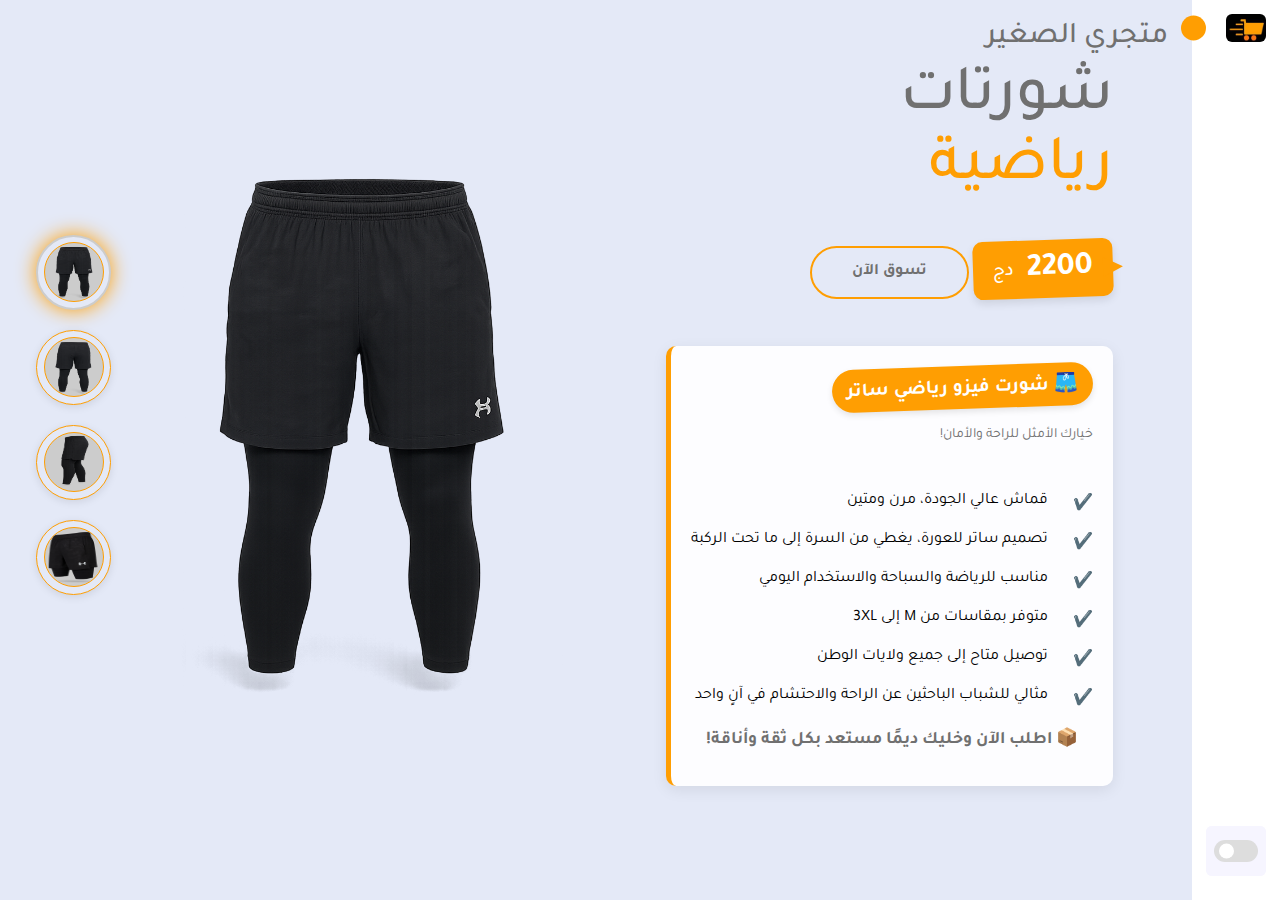
<file: MyLittleShopTest-main/index.html>
<!DOCTYPE html>
<html lang="ar" dir="rtl">
<head>
    <meta charset="UTF-8">
    <meta name="viewport" content="width=device-width, initial-scale=1.0">
    <link rel="stylesheet" href="style.css">
    <link href='https://cdn.boxicons.com/fonts/basic/boxicons.min.css' rel='stylesheet'>
    <link href='https://cdn.boxicons.com/fonts/brands/boxicons-brands.min.css' rel='stylesheet'>
    <title>صفحة الشورتات</title>
</head>
<body>
        <nav class="sidebar close">
        <header>
            <div class="image-text">
                <span class="image">
                    <img src="logo.png" alt="شعار">
                </span>

                <div class="text header-text">
                    <span class="name">متجري</span>
                    <span class="profession">الصغير</span>
                </div>
            </div>

            <i class='bxr  bx-chevron-right toggle'></i> 
        </header>
        
        <div class="menu-bar">
            <div class="menu">
               
                <ul class="menu-links">
                    <li class="nav-link">
                        <a href="Shoes/Shoes.html">
                            <i class='bx  bx-home icon'  ></i> 
                            <span class="text nav-text">صفحة الأحذية</span> 
                        </a>
                    </li>
                    <li class="nav-link">
                        <a href="OrderPage/OrderPage.html">
                            <i class='bx bxs-package icon'></i> 
                            <span class="text nav-text">صفحة الطلب</span> 
                        </a>
                    </li>
                    <li class="nav-link">
                        <a href="https://www.facebook.com/profile.php?id=61563908931250">
                            <i class='bxl  bx-facebook-square icon'  ></i>
                            <span class="text nav-text">فيسبوك</span> 
                        </a>
                    </li>
                    <li class="nav-link">
                        <a href="https://www.instagram.com/my._.little._.chop?igsh=eWk1aGk1bW82eHRo">
                            <i class='bxl  bx-instagram-alt icon'  ></i> 
                            <span class="text nav-text">انستغرام</span> 
                        </a>
                    </li>
                    <li class="nav-link">
                        <a href="https://wa.me/213796972335?text=مرحبا%2C%20أريد%20معرفة%20المزيد%20عن%20منتجاتكم" target="_blank">
                            <i class='bxl  bx-whatsapp-square icon'  ></i>  
                            <span class="text nav-text">واتساب</span> 
                        </a>
                    </li>
                </ul>
            </div>

            <div class="botoom-content">
                <li class="mode">
                    <div class="moon-sun">
                        <i class='bx  bx-moon icon moon'  ></i>
                        <i class='bx  bx-sun icon sun'  ></i>
                    </div>
                    <span class="mode-text text">الوضع المظلم</span>

                    <div class="toggle-switch">
                        <span class="switch"></span>
                    </div>
                </li>
            </div>
        </div>
    </nav>

    <!-- Modern animated hamburger button for mobile -->
    <button class="hamburger modern-hamburger" id="hamburgerBtn" aria-label="Open sidebar">
        <span class="bar"></span>
        <span class="bar"></span>
        <span class="bar"></span>
    </button>
    <!-- Sidebar overlay for mobile -->
    <div class="sidebar-overlay" id="sidebarOverlay"></div>

     <section class="home">
        <div class="header-row-mobile">
            <div class="text">متجري الصغير</div>
        </div>
        <div class="hero responsive-container">
            <div class="text-container">
            <h1>شورتات<br><span>رياضية</span></h1>
            <div class="price-and-button">
                <div class="price-tag">2200 <span class="currency">دج</span></div>
                <a href="OrderPage/OrderPage.html" class="button">تسوق الآن</a>
            </div>
            <div class="product-description">
                <div class="highlight-badge">🩳 شورت فيزو رياضي ساتر</div>
                <p>خيارك الأمثل للراحة والأمان!</p>
                <ul>
                    <li>قماش عالي الجودة، مرن ومتين</li>
                    <li>تصميم ساتر للعورة، يغطي من السرة إلى ما تحت الركبة</li>
                    <li>مناسب للرياضة والسباحة والاستخدام اليومي</li>
                    <li>متوفر بمقاسات من M إلى 3XL</li>
                    <li>توصيل متاح إلى جميع ولايات الوطن</li>
                    <li>مثالي للشباب الباحثين عن الراحة والاحتشام في آنٍ واحد</li>
                </ul>
                <span class="callout">📦 اطلب الآن وخليك ديمًا مستعد بكل ثقة وأناقة!</span>
            </div>
        </div>
        <div class="image-container">
            <img src="Images/FRONT.PNG" alt="شورت" class="shoe-image" width="450px">
            <div class="product-icons product-gallery">
                <div class="SectionIcon active" data-shoe="1"><img src="Images/FRONT.PNG" width="60px"></div>
                <div class="SectionIcon" data-shoe="2"><img src="Images/BACK.PNG" width="60px"></div>
                <div class="SectionIcon" data-shoe="3"><img src="Images/SIDE.PNG" width="60px"></div>
                <div class="SectionIcon" data-shoe="4"><img src="Images/CLOSE.png" width="60px"></div>
            </div>
        </div>
        </div>
     </section>
    <script src="script.js"></script>
</body>
</html>
</file>
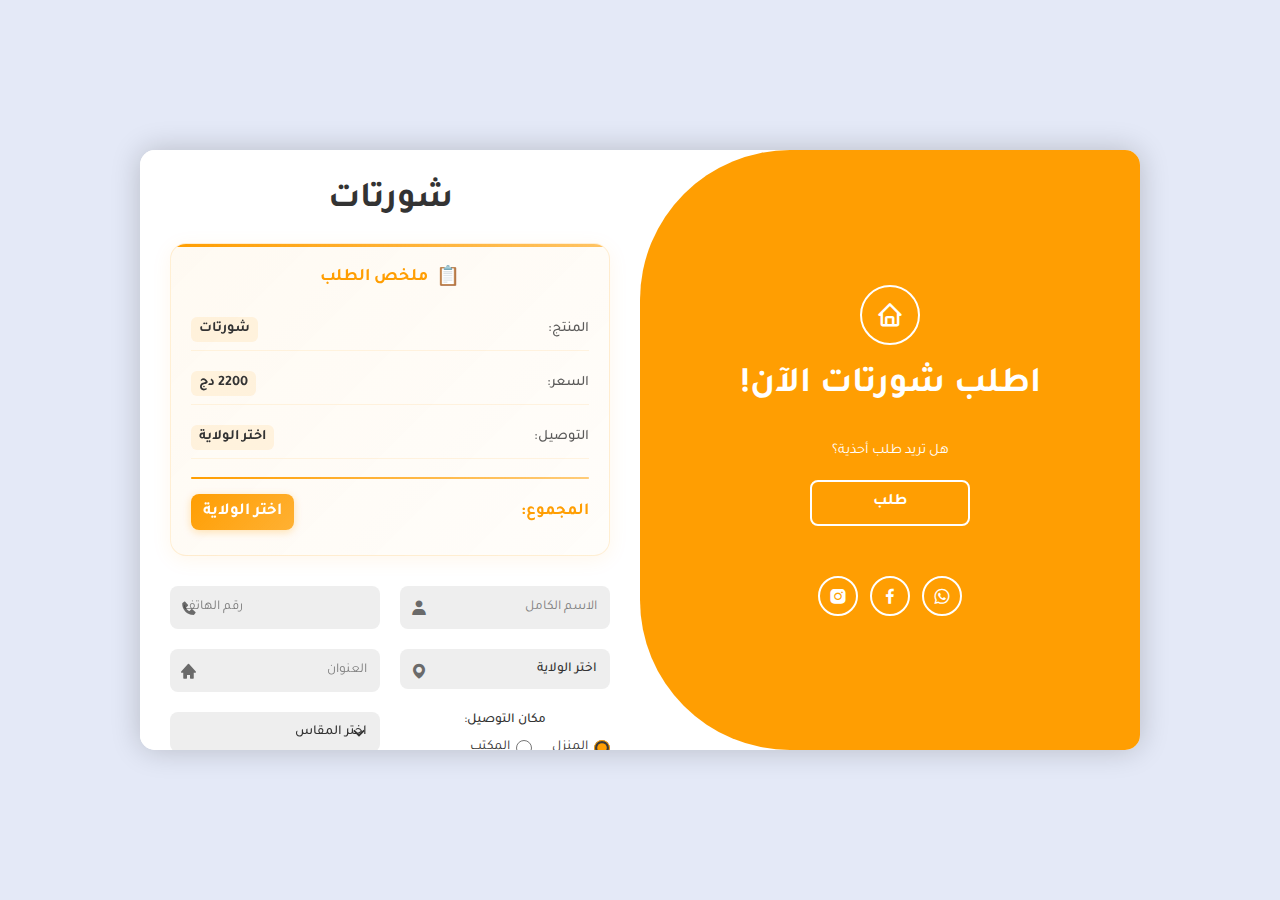
<file: MyLittleShopTest-main/OrderPage/OrderPage.html>
<!DOCTYPE html>
<html lang="ar" dir="rtl">
<head>
    <meta charset="UTF-8">
    <meta name="viewport" content="width=device-width, initial-scale=1.0">
    <title>طلب شورتات/أحذية</title>
    <link rel="stylesheet" href="CSS/style.css">
    <link rel="stylesheet" href="CSS/button.css">
    <link href='https://unpkg.com/boxicons@2.1.4/css/boxicons.min.css' rel='stylesheet'>
</head>

<body>
    <div class="page-wrapper">
        <div class="container">
            <div class="form-box login">
                <form action="https://script.google.com/macros/s/AKfycbysSwwpJcl8gV5Z1h5sEnPosex5n-e10BU2hL0fXeFANOnvrziB1UfUdijKjcf-ay9g/exec" method="POST" target="hidden_iframe" autocomplete="off" id="shortsForm">
                    <h1><div class="home-icons">شورتات</div></h1>
                    
                    <!-- Order Summary -->
                    <div class="order-summary">
                        <h2>ملخص الطلب</h2>
                        <div class="summary-item">
                            <span class="label">المنتج:</span>
                            <span>شورتات</span>
                        </div>
                        <div class="summary-item">
                            <span class="label">السعر:</span>
                            <span>2200 دج</span>
                        </div>
                        <div class="summary-item">
                            <span class="label">التوصيل:</span>
                            <span>400 دج</span>
                        </div>
                        <div class="summary-total">
                            <span>المجموع:</span>
                            <span>2600 دج</span>
                        </div>
                    </div>
                    
                    <!-- Form Fields in Grid Layout -->
                    <div class="form-grid">
                        <div class="input-box">
                            <input type="text" name="الاسم الكامل" placeholder="الاسم الكامل" required>
                            <i class='bx bxs-user'></i>
                        </div>
                        
                        <div class="input-box">
                            <input type="tel" name="رقم الهاتف" placeholder="رقم الهاتف" required>
                            <i class='bx bxs-phone'></i>
                        </div>
                        
                        <div class="input-box">
                            <select class="Wilaya" name="الولاية" required>
                                <option value="" disabled selected>اختر الولاية</option>
                                <option value="01 - أدرار">01 - أدرار</option>
                                <option value="02 - الشلف">02 - الشلف</option>
                                <option value="03 - الأغواط">03 - الأغواط</option>
                                <option value="04 - أم البواقي">04 - أم البواقي</option>
                                <option value="05 - باتنة">05 - باتنة</option>
                                <option value="06 - بجاية">06 - بجاية</option>
                                <option value="07 - بسكرة">07 - بسكرة</option>
                                <option value="08 - بشار">08 - بشار</option>
                                <option value="09 - البليدة">09 - البليدة</option>
                                <option value="10 - البويرة">10 - البويرة</option>
                                <option value="11 - تمنراست">11 - تمنراست</option>
                                <option value="12 - تبسة">12 - تبسة</option>
                                <option value="13 - تلمسان">13 - تلمسان</option>
                                <option value="14 - تيارت">14 - تيارت</option>
                                <option value="15 - تيزي وزو">15 - تيزي وزو</option>
                                <option value="16 - الجزائر">16 - الجزائر</option>
                                <option value="17 - الجلفة">17 - الجلفة</option>
                                <option value="18 - جيجل">18 - جيجل</option>
                                <option value="19 - سطيف">19 - سطيف</option>
                                <option value="20 - سعيدة">20 - سعيدة</option>
                                <option value="21 - سكيكدة">21 - سكيكدة</option>
                                <option value="22 - سيدي بلعباس">22 - سيدي بلعباس</option>
                                <option value="23 - عنابة">23 - عنابة</option>
                                <option value="24 - قالمة">24 - قالمة</option>
                                <option value="25 - قسنطينة">25 - قسنطينة</option>
                                <option value="26 - المدية">26 - المدية</option>
                                <option value="27 - مستغانم">27 - مستغانم</option>
                                <option value="28 - المسيلة">28 - المسيلة</option>
                                <option value="29 - معسكر">29 - معسكر</option>
                                <option value="30 - ورقلة">30 - ورقلة</option>
                                <option value="31 - وهران">31 - وهران</option>
                                <option value="32 - البيض">32 - البيض</option>
                                <option value="33 - إليزي">33 - إليزي</option>
                                <option value="34 - برج بوعريريج">34 - برج بوعريريج</option>
                                <option value="35 - بومرداس">35 - بومرداس</option>
                                <option value="36 - الطارف">36 - الطارف</option>
                                <option value="37 - تندوف">37 - تندوف</option>
                                <option value="38 - تيسمسيلت">38 - تيسمسيلت</option>
                                <option value="39 - الوادي">39 - الوادي</option>
                                <option value="40 - خنشلة">40 - خنشلة</option>
                                <option value="41 - سوق أهراس">41 - سوق أهراس</option>
                                <option value="42 - تيبازة">42 - تيبازة</option>
                                <option value="43 - ميلة">43 - ميلة</option>
                                <option value="44 - عين الدفلى">44 - عين الدفلى</option>
                                <option value="45 - النعامة">45 - النعامة</option>
                                <option value="46 - عين تموشنت">46 - عين تموشنت</option>
                                <option value="47 - غرداية">47 - غرداية</option>
                                <option value="48 - غليزان">48 - غليزان</option>
                                <option value="49 - المغير">49 - المغير</option>
                                <option value="50 - المنيعة">50 - المنيعة</option>
                                <option value="51 - أولاد جلال">51 - أولاد جلال</option>
                                <option value="52 - برج باجي مختار">52 - برج باجي مختار</option>
                                <option value="53 - بني عباس">53 - بني عباس</option>
                                <option value="54 - تيميمون">54 - تيميمون</option>
                                <option value="55 - تقرت">55 - تقرت</option>
                                <option value="56 - جانت">56 - جانت</option>
                                <option value="57 - عين صالح">57 - عين صالح</option>
                                <option value="58 - عين قزام">58 - عين قزام</option>
                            </select>
                            <i class='bx bxs-map'></i>
                        </div>
                        
                        <div class="input-box municipality-container" style="display: none;">
                            <select class="municipality" name="البلدية" required disabled>
                                <option value="" disabled selected>اختر البلدية</option>
                                <!-- البلديات ستضاف ديناميكيا بواسطة جافا سكريبت -->
                            </select>
                            <i class='bx bxs-city'></i>
                        </div>
                        
                        <div class="input-box">
                            <input type="text" name="العنوان" placeholder="العنوان" required>
                            <i class='bx bxs-home'></i>
                        </div>
                        
                        <div class="input-box delivery-type">
                            <span class="delivery-label">مكان التوصيل:</span>
                            <div class="delivery-options">
                                <label>
                                    <input type="radio" name="مكان التوصيل" value="المنزل" checked required>
                                    <span>المنزل</span>
                                </label>
                                <label>
                                    <input type="radio" name="مكان التوصيل" value="المكتب">
                                    <span>المكتب</span>
                                </label>
                            </div>
                        </div>
                        
                        <div class="input-box">
                            <select name="المقاس" required>
                                <option value="" disabled selected>اختر المقاس</option>
                                <option>XS</option><option>S</option><option>M</option>
                                <option>L</option><option>XL</option><option>XXL</option>
                            </select>
                        </div>
                        
                        <div class="input-box quantity-line">
                            <label class="quantity-label" for="quantity">الكمية:</label>
                            <input type="number" id="quantity" name="الكمية" placeholder="1" min="1" value="1" required>
                            <i class='bx bxs-package'></i>
                        </div>
                        
                        <div class="input-box color-line full-width">
                            <span class="color-label">اللون :</span>
                            <div class="color-options">
                                <label class="color-box black">
                                    <input type="radio" name="اللون" value="أسود" checked required>
                                    <span></span>
                                </label>
                            </div>
                        </div>
                    </div>
                    
                    <input type="hidden" name="النوع" value="شورتات">
                    <div>
                        <button type="button" class="order">
                            <span class="default">إتمام الطلب</span>
                            <span class="success">تم الطلب
                                <svg viewBox="0 0 12 10">
                                    <polyline points="1.5 6 4.5 9 10.5 1"></polyline>
                                </svg>
                            </span>
                            <div class="box"></div>
                            <div class="truck">
                                <div class="back"></div>
                                <div class="front">
                                    <div class="window"></div>
                                </div>
                                <div class="light top"></div>
                                <div class="light bottom"></div>
                            </div>
                            <div class="lines"></div>
                        </button>
                    </div>
                </form>
            </div>
            <!--Shoes-->
            <div class="form-box register">
                <form action="https://script.google.com/macros/s/AKfycbysSwwpJcl8gV5Z1h5sEnPosex5n-e10BU2hL0fXeFANOnvrziB1UfUdijKjcf-ay9g/exec" method="POST" target="hidden_iframe" autocomplete="off" id="shoesForm">
                    <h1><div class="home-icons"><a href="../Shoes/Shoes.html"><i class='bx  bx-home'></i></a>أحذية</div></h1>
                    
                    <!-- Order Summary -->
                    <div class="order-summary">
                        <h2>ملخص الطلب</h2>
                        <div class="summary-item">
                            <span class="label">المنتج:</span>
                            <span>أحذية</span>
                        </div>
                        <div class="summary-item">
                            <span class="label">السعر:</span>
                            <span>1600 دج</span>
                        </div>
                        <div class="summary-item">
                            <span class="label">التوصيل:</span>
                            <span>اختر الولاية</span>
                        </div>
                        <div class="summary-total">
                            <span>المجموع:</span>
                            <span>اختر الولاية</span>
                        </div>
                    </div>
                    
                    <!-- Form Fields in Grid Layout -->
                    <div class="form-grid">
                        <div class="input-box">
                            <input type="text" name="الاسم الكامل" placeholder="الاسم الكامل" required>
                            <i class='bx bxs-user'></i>
                        </div>
                        
                        <div class="input-box">
                            <input type="tel" name="رقم الهاتف" placeholder="رقم الهاتف" required>
                            <i class='bx bxs-phone'></i>
                        </div>
                        
                        <div class="input-box">
                            <select class="Wilaya" name="الولاية" required>
                                <option value="" disabled selected>اختر الولاية</option>
                                <option value="01 - أدرار">01 - أدرار</option>
                                <option value="02 - الشلف">02 - الشلف</option>
                                <option value="03 - الأغواط">03 - الأغواط</option>
                                <option value="04 - أم البواقي">04 - أم البواقي</option>
                                <option value="05 - باتنة">05 - باتنة</option>
                                <option value="06 - بجاية">06 - بجاية</option>
                                <option value="07 - بسكرة">07 - بسكرة</option>
                                <option value="08 - بشار">08 - بشار</option>
                                <option value="09 - البليدة">09 - البليدة</option>
                                <option value="10 - البويرة">10 - البويرة</option>
                                <option value="11 - تمنراست">11 - تمنراست</option>
                                <option value="12 - تبسة">12 - تبسة</option>
                                <option value="13 - تلمسان">13 - تلمسان</option>
                                <option value="14 - تيارت">14 - تيارت</option>
                                <option value="15 - تيزي وزو">15 - تيزي وزو</option>
                                <option value="16 - الجزائر">16 - الجزائر</option>
                                <option value="17 - الجلفة">17 - الجلفة</option>
                                <option value="18 - جيجل">18 - جيجل</option>
                                <option value="19 - سطيف">19 - سطيف</option>
                                <option value="20 - سعيدة">20 - سعيدة</option>
                                <option value="21 - سكيكدة">21 - سكيكدة</option>
                                <option value="22 - سيدي بلعباس">22 - سيدي بلعباس</option>
                                <option value="23 - عنابة">23 - عنابة</option>
                                <option value="24 - قالمة">24 - قالمة</option>
                                <option value="25 - قسنطينة">25 - قسنطينة</option>
                                <option value="26 - المدية">26 - المدية</option>
                                <option value="27 - مستغانم">27 - مستغانم</option>
                                <option value="28 - المسيلة">28 - المسيلة</option>
                                <option value="29 - معسكر">29 - معسكر</option>
                                <option value="30 - ورقلة">30 - ورقلة</option>
                                <option value="31 - وهران">31 - وهران</option>
                                <option value="32 - البيض">32 - البيض</option>
                                <option value="33 - إليزي">33 - إليزي</option>
                                <option value="34 - برج بوعريريج">34 - برج بوعريريج</option>
                                <option value="35 - بومرداس">35 - بومرداس</option>
                                <option value="36 - الطارف">36 - الطارف</option>
                                <option value="37 - تندوف">37 - تندوف</option>
                                <option value="38 - تيسمسيلت">38 - تيسمسيلت</option>
                                <option value="39 - الوادي">39 - الوادي</option>
                                <option value="40 - خنشلة">40 - خنشلة</option>
                                <option value="41 - سوق أهراس">41 - سوق أهراس</option>
                                <option value="42 - تيبازة">42 - تيبازة</option>
                                <option value="43 - ميلة">43 - ميلة</option>
                                <option value="44 - عين الدفلى">44 - عين الدفلى</option>
                                <option value="45 - النعامة">45 - النعامة</option>
                                <option value="46 - عين تموشنت">46 - عين تموشنت</option>
                                <option value="47 - غرداية">47 - غرداية</option>
                                <option value="48 - غليزان">48 - غليزان</option>
                                <option value="49 - المغير">49 - المغير</option>
                                <option value="50 - المنيعة">50 - المنيعة</option>
                                <option value="51 - أولاد جلال">51 - أولاد جلال</option>
                                <option value="52 - برج باجي مختار">52 - برج باجي مختار</option>
                                <option value="53 - بني عباس">53 - بني عباس</option>
                                <option value="54 - تيميمون">54 - تيميمون</option>
                                <option value="55 - تقرت">55 - تقرت</option>
                                <option value="56 - جانت">56 - جانت</option>
                                <option value="57 - عين صالح">57 - عين صالح</option>
                                <option value="58 - عين قزام">58 - عين قزام</option>
                            </select>
                            <i class='bx bxs-map'></i>
                        </div>
                        
                        <div class="input-box municipality-container" style="display: none;">
                            <select class="municipality" name="البلدية" required disabled>
                                <option value="" disabled selected>اختر البلدية</option>
                                <!-- البلديات ستضاف ديناميكيا بواسطة جافا سكريبت -->
                            </select>
                            <i class='bx bxs-city'></i>
                        </div>
                        
                        <div class="input-box">
                            <input type="text" name="العنوان" placeholder="العنوان" required>
                            <i class='bx bxs-home'></i>
                        </div>
                        
                        <div class="input-box delivery-type">
                            <span class="delivery-label">مكان التوصيل:</span>
                            <div class="delivery-options">
                                <label>
                                    <input type="radio" name="مكان التوصيل" value="المنزل" checked required>
                                    <span>المنزل</span>
                                </label>
                                <label>
                                    <input type="radio" name="مكان التوصيل" value="المكتب">
                                    <span>المكتب</span>
                                </label>
                            </div>
                        </div>
                        
                        <div class="input-box">
                            <select name="المقاس" required>
                                <option value="" disabled selected>اختر المقاس</option>
                                <option>39</option><option>40</option><option>41</option>
                                <option>42</option><option>43</option><option>44</option><option>45</option>
                            </select>
                            <i class='bx bxs-shoe'></i>
                        </div>
                        
                        <div class="input-box quantity-line">
                            <label class="quantity-label" for="quantity-shoes">الكمية:</label>
                            <input type="number" id="quantity-shoes" name="الكمية" placeholder="1" min="1" value="1" required>
                            <i class='bx bxs-package'></i>
                        </div>
                        
                        <div class="input-box color-line full-width">
                            <span class="color-label">اللون :</span>
                            <div class="color-options">
                                <label class="color-box black">
                                    <input type="radio" name="اللون" value="أسود" checked required>
                                    <span></span>
                                </label>
                                <label class="color-box blue">
                                    <input type="radio" name="اللون" value="أزرق">
                                    <span></span>
                                </label>
                                <label class="color-box rose">
                                    <input type="radio" name="اللون" value="وردي">
                                    <span></span>
                                </label>
                            </div>
                        </div>
                    </div>
                    
                    <input type="hidden" name="النوع" value="أحذية">
                    <div>
                        <button type="button" class="order">
                            <span class="default">إتمام الطلب</span>
                            <span class="success">تم الطلب
                                <svg viewBox="0 0 12 10">
                                    <polyline points="1.5 6 4.5 9 10.5 1"></polyline>
                                </svg>
                            </span>
                            <div class="box"></div>
                            <div class="truck">
                                <div class="back"></div>
                                <div class="front">
                                    <div class="window"></div>
                                </div>
                                <div class="light top"></div>
                                <div class="light bottom"></div>
                            </div>
                            <div class="lines"></div>
                        </button>
                    </div>
                </form>
            </div>
            <div class="toggle-box">
                <div class="toggle-panel toggle-left">
                    <a href="../index.html" class="home-button-toggle">
                        <i class='bx bx-home'></i>
                    </a>
                    <h1> اطلب حذاء الآن!</h1>
                    <p>هل تريد طلب شورتات؟</p>
                    <button class="btn login-btn">طلب</button>
                    <div class="social-icons">
                        <a href="https://wa.me/213796972335?text=مرحبا،%20أريد%20معرفة%20المزيد%20عن%20منتجاتكم" target="_blank"><i class='bx bxl-whatsapp'></i></a>
                        <a href="https://www.facebook.com/profile.php?id=61563908931250"><i class='bx bxl-facebook'></i></a>
                        <a href="https://www.instagram.com/my._.little._.chop?igsh=eWk1aGk1bW82eHRo"><i class='bx bxl-instagram-alt'></i></a>
                    </div>
                </div>
                <div class="toggle-panel toggle-right">
                    <a href="../index.html" class="home-button-toggle">
                        <i class='bx bx-home'></i>
                    </a>
                    <h1>اطلب شورتات الآن!</h1>
                    <p>هل تريد طلب أحذية؟</p>
                    <button class="btn register-btn">طلب</button>
                    <div class="social-icons">
                        <a href="https://wa.me/213796972335?text=مرحبا،%20أريد%20معرفة%20المزيد%20عن%20منتجاتكم" target="_blank"><i class='bx bxl-whatsapp'></i></a>
                        <a href="https://www.facebook.com/profile.php?id=61563908931250"><i class='bx bxl-facebook'></i></a>
                        <a href="https://www.instagram.com/my._.little._.chop?igsh=eWk1aGk1bW82eHRo"><i class='bx bxl-instagram-alt'></i></a>
                    </div>
                </div>
            </div>
        </div>
    </div>
    <script src="JavaScript/script.js"></script>

    <!-- إطار مخفي لمنع إعادة التوجيه -->
    <iframe name="hidden_iframe" id="hidden_iframe" style="display:none;"></iframe>

</body>
</html>
</file>
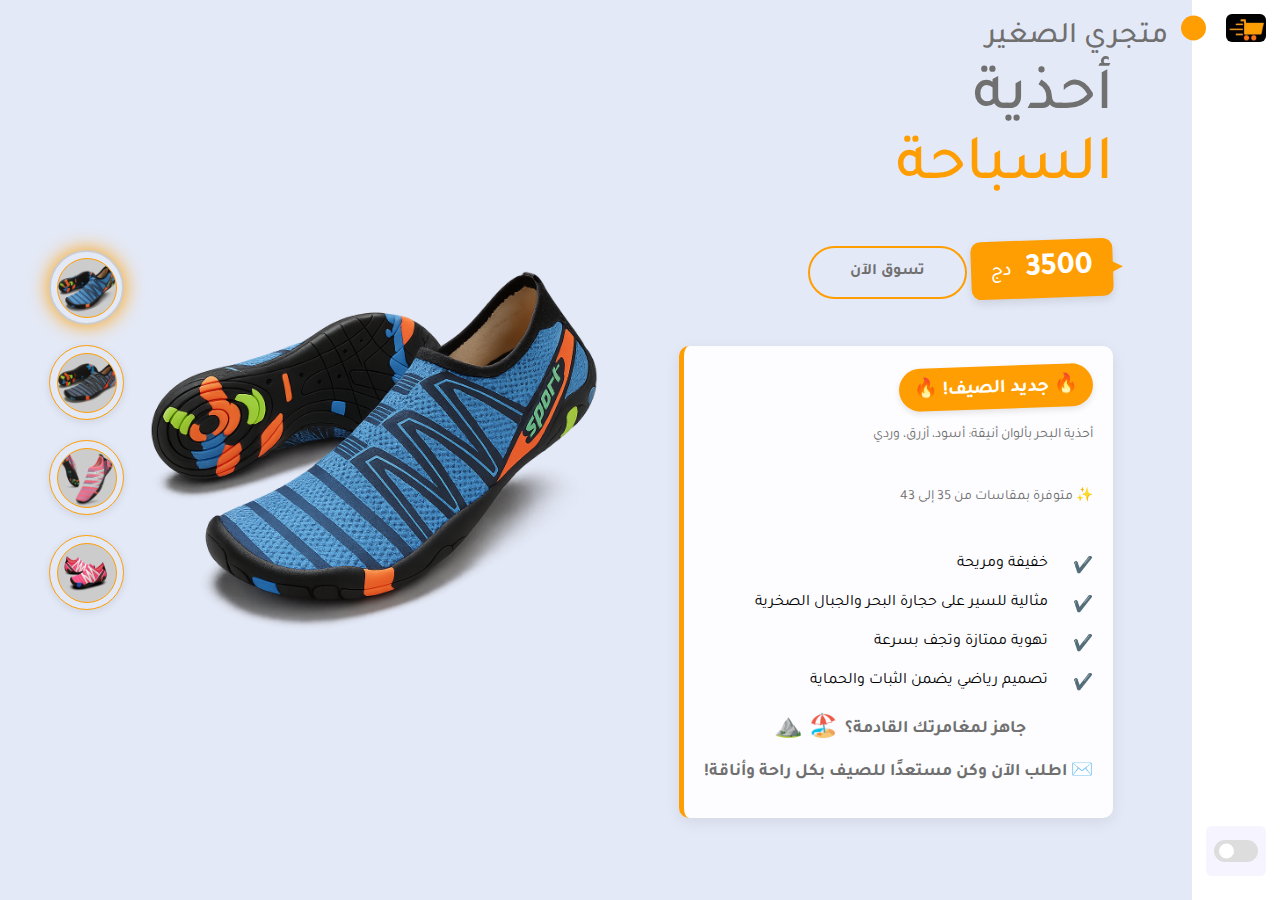
<file: MyLittleShopTest-main/Shoes/Shoes.html>
<!DOCTYPE html>
<html lang="ar" dir="rtl">
<head>
    <meta charset="UTF-8">
    <meta name="viewport" content="width=device-width, initial-scale=1.0">
    <link rel="stylesheet" href="../style.css">
    <link href='https://cdn.boxicons.com/fonts/basic/boxicons.min.css' rel='stylesheet'>
    <link href='https://cdn.boxicons.com/fonts/brands/boxicons-brands.min.css' rel='stylesheet'>
    <title>صفحة الأحذية</title>
</head>
<body>
        <nav class="sidebar close">
        <header>
            <button class="close-sidebar-btn" id="closeSidebarBtn" aria-label="Close sidebar">&times;</button>
            <div class="image-text">
                <span class="image">
                    <img src="../logo.png" alt="شعار">
                </span>

                <div class="text header-text">
                    <span class="name">متجري</span>
                    <span class="profession">الصغير</span>
                </div>
            </div>

            <i class='bxr  bx-chevron-right toggle'></i> 
        </header>
        
        <div class="menu-bar">
            <div class="menu">
               
                <ul class="menu-links">
                    <li class="nav-link">
                        <a href="../index.html">
                            <i class='bx  bx-home icon'  ></i> 
                            <span class="text nav-text">صفحة الشورتات</span> 
                        </a>
                    </li>
                    <li class="nav-link">
                        <a href="../OrderPage/OrderPage.html">
                            <i class='bx bxs-package icon'></i> 
                            <span class="text nav-text">صفحة الطلب</span> 
                        </a>
                    </li>
                    <li class="nav-link">
                        <a href="https://www.facebook.com/profile.php?id=61563908931250">
                            <i class='bxl  bx-facebook-square icon'  ></i>
                            <span class="text nav-text">فيسبوك</span> 
                        </a>
                    </li>
                    <li class="nav-link">
                        <a href="https://www.instagram.com/my._.little._.chop?igsh=eWk1aGk1bW82eHRo">
                            <i class='bxl  bx-instagram-alt icon'  ></i> 
                            <span class="text nav-text">انستغرام</span> 
                        </a>
                    </li>
                    <li class="nav-link">
                        <a href="https://wa.me/213796972335?text=مرحبا%2C%20أريد%20معرفة%20المزيد%20عن%20منتجاتكم" target="_blank">
                            <i class='bxl  bx-whatsapp-square icon'  ></i>  
                            <span class="text nav-text">واتساب</span> 
                        </a>
                    </li>
                </ul>
            </div>

            <div class="botoom-content">
                <li class="mode">
                    <div class="moon-sun">
                        <i class='bx  bx-moon icon moon'  ></i>
                        <i class='bx  bx-sun icon sun'  ></i>
                    </div>
                    <span class="mode-text text">الوضع المظلم</span>

                    <div class="toggle-switch">
                        <span class="switch"></span>
                    </div>
                </li>
            </div>
        </div>
    </nav>

    <!-- Sidebar overlay for mobile -->
    <div class="sidebar-overlay" id="sidebarOverlay"></div>

     <section class="home">
        <div class="header-row-mobile">
            <div class="text">متجري الصغير</div>
        </div>
        
        <!-- Modern animated hamburger button for mobile -->
        <button class="hamburger modern-hamburger" id="hamburgerBtn" aria-label="Open sidebar">
            <span class="bar"></span>
            <span class="bar"></span>
            <span class="bar"></span>
        </button>
        
        <div class="hero responsive-container">
            <div class="text-container">
            <h1>أحذية<br><span>السباحة</span></h1>
            <div class="price-and-button">
                <div class="price-tag">3500 <span class="currency">دج</span></div>
                <a href="../OrderPage/OrderPage.html" class="button">تسوق الآن</a>
            </div>
            <div class="product-description">
                <div class="highlight-badge">🔥 جديد الصيف! 🔥</div>
                <p>أحذية البحر بألوان أنيقة: أسود، أزرق، وردي</p>
                <p>✨ متوفرة بمقاسات من 35 إلى 43</p>
                <ul>
                    <li>خفيفة ومريحة</li>
                    <li>مثالية للسير على حجارة البحر والجبال الصخرية</li>
                    <li>تهوية ممتازة وتجف بسرعة</li>
                    <li>تصميم رياضي يضمن الثبات والحماية</li>
                </ul>
                <span class="callout">جاهز لمغامرتك القادمة؟ <span class="emoji">🏖️</span><span class="emoji">⛰️</span></span>
                <span class="callout">✉️ اطلب الآن وكن مستعدًا للصيف بكل راحة وأناقة!</span>
            </div>
        </div>
        <div class="image-container">
            <img src="ShoesImages/TestBlue.png" alt="حذاء" class="shoe-image" width="450px">
            <div class="product-icons product-gallery">
                <div class="SectionIcon active" data-shoe="1"><img src="ShoesImages/TestBlue.png" width="60px"></div>
                <div class="SectionIcon" data-shoe="2"><img src="ShoesImages/BlackShoe.png" width="60px"></div>
                <div class="SectionIcon" data-shoe="3"><img src="ShoesImages/RoseShoe2.png" width="60px"></div>
                <div class="SectionIcon" data-shoe="4"><img src="ShoesImages/RoseShoe.png" width="60px"></div>
            </div>
        </div>
        </div>
     </section>
    <script src="Shoes.js"></script>
</body>
</html>
</file>
<file: MyLittleShopTest-main/style.css>
/*Google Font Import - Poppins */
@import url('https://fonts.googleapis.com/css2?family=Poppins:wght@300;400;500;600;700&display=swap');
/* Arabic Font - Tajawal */
@import url('https://fonts.googleapis.com/css2?family=Tajawal:wght@300;400;500;700&display=swap');

*{
  font-family: "Tajawal", "Poppins", sans-serif;
  margin: 0;
  box-sizing: border-box;
}
:root{
  /* Colors */
  --body-color: #E4E9F7;
  --sidebar-color: #FFF;
  --primary-color: #ff9e02;
  --primary-color-light: #F6F5FF;
  --toggle-color: #DDD;
  --text-color: #707070;

 /* transition */

 --tran-02: all 0.2s ease;
 --tran-03: all 0.3s ease;
 --tran-04: all 0.4s ease;
 --tran-05: all 0.5s ease;
}
body{
  height: 100vh;
  background: var(--body-color);
  transition: var(--tran-05);
}

body.dark{
  --body-color: #18191a;
  --sidebar-color: #242526;
  --primary-color: #3a3b3c;
  --primary-color-light: #3a3b3c;
  --toggle-color: #fff;
  --text-color: #CCC;
}
/*==== sidebar ====*/
.sidebar{
  position: fixed;
  top: 0;
  right: 0;
  height: 100%;
  width:  15.625rem;
  padding: 0.625rem 0.875rem;
  background: var(--sidebar-color);
  transition: var(--tran-05);
  z-index: 100;
}

.sidebar.close{
  width: 5.5rem;
}

/* Add CSS for sidebar overlay */
.sidebar-overlay {
  position: fixed;
  top: 0;
  left: 0;
  right: 0;
  bottom: 0;
  background-color: rgba(0, 0, 0, 0.5);
  z-index: 999;
  display: none;
  opacity: 0;
  transition: opacity 0.3s ease;
}

.sidebar-overlay.active {
  opacity: 1;
}

.menu-links{
  padding: 0;
}

/*==== Resuable CSS ====*/
.sidebar .text{
  font-size: 1rem;
  font-weight: 500;
  color: var(--text-color);
  transition: var(--tran-05);
  white-space: nowrap;
  opacity: 1;
}


.sidebar .image{
  min-width: 3.75rem;
  display: flex;
  align-items: center;
  justify-self: center;
}

.sidebar.close .text{
  opacity: 0;
}

.sidebar li{
  height: 3.125rem;
  margin-top: 0.625rem;
  list-style: none;
  display: flex;
  align-items: center;
}
.sidebar li .icon{
  display: flex;
  align-items: center;
  justify-content: center;
  min-width: 3.75rem;
  font-size: 1.25rem;
}
.sidebar li .icon,
.sidebar li .text{
  color: var(--text-color);
  transition: var(--tran-02);
}
.sidebar header{
  position: relative;
}

/* Close sidebar button styling */
.close-sidebar-btn {
  position: absolute;
  top: 10px;
  left: 10px;
  background: none;
  border: none;
  color: var(--text-color);
  font-size: 24px;
  cursor: pointer;
  z-index: 10;
  display: none;
}

@media screen and (max-width: 768px) {
  .close-sidebar-btn {
    display: block;
  }
}

.sidebar .image-text img{
  width: 2.5rem;
  border-radius: 0.375rem;
}

.sidebar header .image-text{
  display: flex;
  align-items: center;
}

header .image-text .header-text{
  display: flex;
  flex-direction: column;
}

.header-text .name{
  font-weight: 600;
}

.header-text .name{
  margin-top: -0.125rem;
}

.sidebar header .toggle{
  position: absolute;
  top: 50%;
  left: -1.5625rem;
  transform: translateY(-50%);
  height: 1.5625rem;
  width: 1.5625rem;
  background: var(--primary-color);
  display: flex;
  align-items: center;
  justify-content: center;
  border-radius: 50%;
  color: var(--sidebar-color);
  font-size: 1.375rem;
  transition: var(--tran-03);
}

@media screen and (max-width: 768px) {
  .sidebar header .toggle {
    display: none; /* Hide the toggle button on mobile */
  }
}

.sidebar.close header .toggle{
  transform: translateY(-50%) rotate(180deg);
}

body.dark .sidebar header .toggle{
  color: var(--text-color);
}
/*.sidebar .contact{
  background: var(--primary-color-light);
}*/
.sidebar li a{
  height: 100%;
  width: 100%;
  display: flex;
  align-items: center;
  text-decoration: none;
  border-radius: 0.375rem;
  transition: var(--tran-04);
}

.sidebar li a:hover{
  background: var(--primary-color);
}

.sidebar li a:hover .icon,
.sidebar li a:hover .text{
  color: var(--sidebar-color);
}

Body.dark .sidebar li a:hover .icon,
Body.dark .sidebar li a:hover .text{
  color: var(--text-color);
}

.sidebar .menu-bar{
  height: calc(100% - 3.125rem);
  display: flex;
  flex-direction: column;
  justify-content: space-between;
   
}

.menu-bar .mode{
  position: relative;
  background: var(--primary-color-light);
  border-radius: 0.375rem;
}

.menu-bar .mode .moon-sun{
  height: 3.125rem;
  width: 3.75rem;
  display: flex;
  align-items: center;
  background: var(--primary-color-light);
}

.menu-bar .mode i{
  position: absolute;
  transition: var(--tran-03);
}

.menu-bar .mode i.sun{
  opacity: 0;
}

body.dark .menu-bar .mode i.sun{
  opacity: 1;
}

body.dark .menu-bar .mode i.moon{
  opacity: 0;
}

.menu-bar .mode .toggle-switch{
  position: absolute;
  right: 0;
  display: flex;
  align-items: center;
  justify-content: center;
  height: 100%;
  min-width: 3.75rem;
  cursor: pointer;
  border-radius: 0.375rem;
  background: var(--primary-color-light);
  transition: var(--tran-04);
}

.toggle-switch .switch{
  position: relative;
  height: 1.375rem;
  width: 2.75rem;
  border-radius: 1.5625rem;
  background: var(--toggle-color);
}

.switch::before{
  content: '';
  position: absolute;
  height: 0.9375rem;
  width: 0.9375rem;
  border-radius: 50%;
  top: 50%;
  left:0.3125rem;
  transform: translateY(-50%);
  background: var(--sidebar-color);
  transition: var(--tran-03);
}

body.dark .switch::before{
  left: 1.5rem;
}

.home{
  position: relative;
  height: 100vh;
  left: 0;
  width: calc(100% - 15.625rem);
  background: var(--body-color);
  transition: var(--tran-05);
  padding: 0.75rem 2.5rem 0;
  margin-right: 15.625rem;
}

/* image slider */
.image-container {
    max-width: 31.25rem;
    margin-right: 5rem;
    position: relative;
}

.home .text,
.home .text-container h1{
  font-size: 1.875rem;
  font-weight: 500;
  color: var(--text-color);
  padding: 0.5rem 2.5rem;
}

.home .text-container h1{
  font-size: 4rem;
  line-height: 1.1;
  margin-bottom: 1.25rem;
  padding: 0;
}

h1 span {
    color: #ff9e02;
}

p {
    font-size: 0.875rem;
    line-height: 1.6;
    margin-bottom: 2.5rem;
    color: var(--text-color);
}

p span{
   font-weight: 500;
   color: #ff9e02; 
}
.sidebar.close ~ .home{
  left: 0;
  width: calc(100% - 2rem);
  margin-right: 2rem;
}

.hero {
    padding: 0rem 2.5rem;
    display: flex;
    align-items: center;
    position: relative;
}

.text-container {
    max-width: 31.25rem;
    margin-right: 5rem;
}

.button {
    text-decoration: none;
    display: inline-block;
    padding: 0.9375rem 2.5rem;
    border: 0.125rem solid var(--primary-color);
    border-radius: 1.875rem;
    color: var(--text-color);
    text-transform: uppercase;
    font-weight: 600;
    letter-spacing: 0.0625rem;
    transition: var(--tran-03);
    margin-bottom: 2rem;
}

.button:hover {
    background-color: var(--primary-color);
    color: #FFF;
}



.shoe-image {
    width: 28.125rem;
    height: auto;
    margin-top: 0rem;
}

.product-icons, .product-gallery {
    position: absolute;
    left: -80px;
    top: 50%;
    transform: translateY(-55%);
    display: flex;
    flex-direction: column;
    gap: 1.25rem;
    z-index: 2;
}

.SectionIcon {
    width: 4.6875rem;
    height: 4.6875rem;
    margin-right: 0;
    background-color: #E4E9F7;
    border: 0.0625rem solid var(--primary-color);
    border-radius: 50%;
    display: flex;
    justify-content: center;
    align-items: center;
    cursor: pointer;
    transition: 0.3s;
    box-shadow: 0 2px 8px rgba(0, 0, 0, 0.1);
}

.SectionIcon:hover {
    transform: scale(1.05);
    box-shadow: 0 4px 12px rgba(0, 0, 0, 0.15);
}

.SectionIcon.active {
    border: 0.125rem solid #ccc;
    box-shadow: 0 0 1.25rem var(--primary-color);
}

.SectionIcon img {
    width: 3.75rem;
    height: 3.75rem;
    border-radius: 50%;
    background-color: #ccc;
    border: 0.0625rem solid var(--primary-color);
}

/* Responsive Design */
@media screen and (max-width: 1200px) {
  .hero {
    max-width: 90%;
  }
}

@media screen and (max-width: 992px) {
  .hero {
    flex-direction: column;
    padding: 2rem 1rem;
  }
  
  .text-container, .image-container {
    width: 100%;
    padding: 1rem;
  }
  
  .image-container {
    display: flex;
    flex-direction: column;
    align-items: center;
    position: relative;
    margin-right: 0;
    max-width: 100%;
  }
  
  .shoe-image {
    width: 80%;
    max-width: 350px;
    height: auto;
  }
  
  .product-icons, .product-gallery {
    position: static;
    left: 0;
    flex-direction: row;
    margin-top: 1.5rem;
    width: 100%;
    justify-content: flex-start;
    transform: none;
    z-index: 1;
  }
  
  .SectionIcon {
    margin: 0 8px;
  }
}

@media screen and (max-width: 768px) {
  .home .text {
    font-size: 1.8rem;
    margin-bottom: 1rem;
  }
  
  .home .text-container h1 {
    font-size: 3rem;
  }
  
  h1 span {
    font-size: 2.5rem;
  }
  
  p {
    font-size: 0.9rem;
    line-height: 1.4;
  }
  
  .button {
    padding: 0.8rem 1.5rem;
  }
  
  .sidebar {
    width: 100vw !important;
    height: 100vh !important;
    right: 0 !important;
    left: 0 !important;
    top: 0 !important;
    bottom: 0 !important;
    max-width: 100vw;
    min-width: 0;
    max-height: 100vh;
    min-height: 0;
    overflow-x: hidden;
    overflow-y: hidden;
    z-index: 1000;
    transform: translateX(100%);
    transition: transform 0.3s ease;
  }
  
  .sidebar.open {
    transform: translateX(0);
  }
  
  .sidebar .menu-bar {
    height: calc(100vh - 100px); /* adjust if needed for header */
    overflow-y: auto;
    overflow-x: hidden;
  }
  
  .sidebar.close {
    transform: translateX(100%);
  }
  
  .home {
    width: 100vw !important;
    margin-right: 0 !important;
    left: 0 !important;
    overflow-x: hidden !important;
    padding: 0.75rem 0.5rem 0 !important;
  }
  
  body {
    overflow-x: hidden !important;
  }
  
  .header-row-mobile {
    display: flex;
    flex-direction: row-reverse;
    align-items: center;
    justify-content: space-between;
    width: 100%;
    margin-bottom: 1.2rem;
    padding: 0 0.5rem;
    box-sizing: border-box;
  }
  
  .header-row-mobile .text {
    margin: 0;
    flex: 1;
    text-align: left;
  }
  
  .header-row-mobile .hamburger.modern-hamburger {
    margin: 0;
  }
  
  .hamburger.modern-hamburger {
    display: flex;
    flex-direction: column;
    justify-content: center;
    align-items: center;
  }
  
  /* Move hamburger to left when sidebar is open */
  .sidebar.open ~ .modern-hamburger,
  .sidebar.open + .modern-hamburger {
    right: auto;
    left: 1.2rem;
  }
  
  /* Animate to X when sidebar is open */
  .sidebar.open ~ .modern-hamburger .bar:nth-child(1),
  .sidebar.open + .modern-hamburger .bar:nth-child(1) {
    transform: translateY(0.54rem) rotate(45deg);
  }
  
  .sidebar.open ~ .modern-hamburger .bar:nth-child(2),
  .sidebar.open + .modern-hamburger .bar:nth-child(2) {
    opacity: 0;
  }
  
  .sidebar.open ~ .modern-hamburger .bar:nth-child(3),
  .sidebar.open + .modern-hamburger .bar:nth-child(3) {
    transform: translateY(-0.54rem) rotate(-45deg);
  }
}

@media screen and (max-width: 576px) {
  .home {
    padding: 1rem;
  }
  
  .home .text {
    font-size: 1.5rem;
  }
  
  .home .text-container h1 {
    font-size: 2.5rem;
  }
  
  h1 span {
    font-size: 2rem;
  }
  
  .shoe-image {
    width: 100%;
  }
  
  .product-icons, .product-gallery {
    padding: 10px 0;
  }
  
  .SectionIcon {
    width: 50px;
    height: 50px;
    margin: 0 5px;
  }
  
  .SectionIcon img {
    width: 40px;
    height: 40px;
  }
  
  .button {
    width: 100%;
    text-align: center;
    margin-top: 1rem;
  }
}

@media screen and (max-width: 480px) {
  .home .text-container h1 {
    font-size: 2rem;
  }
  
  h1 span {
    font-size: 1.8rem;
  }
  
  .sidebar {
    width: 100vw !important;
    min-width: 0;
    max-width: 100vw;
    height: 100vh !important;
    max-height: 100vh;
    min-height: 0;
  }
  .home {
    width: 100vw !important;
    margin-right: 0 !important;
    left: 0 !important;
    overflow-x: hidden !important;
    padding: 0.75rem 0.2rem 0 !important;
  }
  body {
    overflow-x: hidden !important;
  }
  
  .product-icons, .product-gallery {
    flex-wrap: wrap;
    gap: 10px;
    padding: 5px;
  }
  
  .SectionIcon {
    margin: 0;
    width: 45px;
    height: 45px;
  }
  
  .SectionIcon img {
    width: 35px;
    height: 35px;
  }
}

.responsive-container {
  width: 100%;
  max-width: 1200px;
  margin: 0 auto;
  padding: 0 15px;
  box-sizing: border-box;
}

@media screen and (max-width: 1200px) {
  .hero {
    max-width: 90%;
  }
}

/* Ensure the product circles are properly positioned in desktop view */
@media screen and (min-width: 1200px) {
  .product-icons, .product-gallery {
    left: -100px;
  }
}

@media screen and (min-width: 1400px) {
  .product-icons, .product-gallery {
    left: -120px;
  }
}

@media screen and (min-width: 1600px) {
  .product-icons, .product-gallery {
    left: -150px;
  }
}

/* Price display styling */
.price-tag {
  display: inline-block;
  background-color: var(--primary-color);
  color: #fff;
  font-size: 2rem;
  font-weight: bold;
  padding: 10px 20px;
  border-radius: 10px;
  margin: 15px 0;
  box-shadow: 0 4px 8px rgba(0, 0, 0, 0.1);
  position: relative;
  transform: rotate(-2deg);
}

.price-tag .currency {
  font-size: 1.2rem;
  font-weight: 500;
  margin-right: 5px;
}

.price-tag::after {
  content: '';
  position: absolute;
  right: -10px;
  top: 50%;
  transform: translateY(-50%);
  width: 20px;
  height: 20px;
  background-color: var(--primary-color);
  clip-path: polygon(0 0, 0% 100%, 100% 50%);
}

@media screen and (max-width: 768px) {
  .price-tag {
    font-size: 1.8rem;
    padding: 8px 16px;
  }
}

@media screen and (max-width: 480px) {
  .price-tag {
    font-size: 1.5rem;
    padding: 6px 12px;
    margin: 10px 0;
  }
}

/* Product description styling */
.product-description {
  background-color: rgba(255, 255, 255, 0.9);
  border-radius: 10px;
  padding: 20px;
  margin: 15px 0;
  box-shadow: 0 4px 15px rgba(0, 0, 0, 0.08);
  border-left: 5px solid var(--primary-color);
  position: relative;
  overflow: hidden;
}

.product-description::before {
  content: '';
  position: absolute;
  top: 0;
  left: 0;
  width: 100%;
  height: 100%;
  background: linear-gradient(135deg, rgba(255, 158, 2, 0.1) 0%, rgba(255, 255, 255, 0) 100%);
  z-index: -1;
}

.highlight-badge {
  display: inline-block;
  background-color: var(--primary-color);
  color: white;
  font-size: 1.2rem;
  font-weight: bold;
  padding: 8px 15px;
  border-radius: 25px;
  margin-bottom: 15px;
  transform: rotate(-2deg);
  box-shadow: 0 3px 6px rgba(0, 0, 0, 0.1);
}

.product-description ul {
  list-style: none;
  padding: 0;
  margin: 15px 0;
}

.product-description li {
  padding: 6px 45px 6px 0;
  position: relative;
  margin-bottom: 8px;
}

.product-description li::before {
  content: '✔️  ';
  position: absolute;
  right: 0;
  color: var(--primary-color);
}

.callout {
  font-weight: bold;
  font-size: 1.1rem;
  color: var(--text-color);
  margin: 15px 0;
  display: block;
  text-align: center;
}

.emoji {
  font-size: 1.3em;
  vertical-align: middle;
  margin: 0 3px;
}

@media screen and (max-width: 768px) {
  .product-description {
    padding: 15px;
    margin: 10px 0;
  }
  
  .highlight-badge {
    font-size: 1rem;
    padding: 6px 12px;
  }
  
  .product-description li {
    padding: 5px 40px 5px 0;
    margin-bottom: 6px;
  }
}

@media screen and (max-width: 480px) {
  .product-description {
    padding: 12px;
  }
  
  .highlight-badge {
    font-size: 0.9rem;
    padding: 5px 10px;
  }
  
  .product-description li {
    padding: 5px 35px 5px 0;
  }
}

/* Modern animated hamburger styles */
.hamburger.modern-hamburger {
  display: none;
  position: fixed;
  top: 1.2rem;
  right: 1.2rem;
  z-index: 2001;
  width: 2.7rem;
  height: 2.7rem;
  background: rgba(255,255,255,0.95);
  border: none;
  border-radius: 50%;
  box-shadow: 0 2px 8px rgba(0,0,0,0.10);
  cursor: pointer;
  align-items: center;
  justify-content: center;
  transition: all 0.3s ease;
  padding: 0;
}

/* Style for when body has sidebar-open class */
body.sidebar-open .hamburger.modern-hamburger {
  right: auto;
  left: 1.2rem;
}

.hamburger.modern-hamburger:active,
.hamburger.modern-hamburger:focus {
  background: #ffe0a3;
  outline: none;
}

/* Hamburger bars */
.hamburger.modern-hamburger .bar {
  display: block;
  width: 1.6rem;
  height: 0.22rem;
  margin: 0.32rem auto;
  background: var(--primary-color, #ff9e02);
  border-radius: 2px;
  transition: transform 0.4s cubic-bezier(.77,0,.18,1), opacity 0.3s ease;
  transform-origin: center;
}

/* Active hamburger (X) state */
.hamburger.modern-hamburger.is-active .bar:nth-child(1) {
  transform: translateY(0.54rem) rotate(45deg);
}

.hamburger.modern-hamburger.is-active .bar:nth-child(2) {
  opacity: 0;
}

.hamburger.modern-hamburger.is-active .bar:nth-child(3) {
  transform: translateY(-0.54rem) rotate(-45deg);
}

@media screen and (max-width: 768px) {
  .hamburger.modern-hamburger {
    display: flex;
    flex-direction: column;
    justify-content: center;
    align-items: center;
  }
  
  /* Move hamburger to left when sidebar is open */
  .sidebar.open ~ .modern-hamburger,
  .sidebar.open + .modern-hamburger {
    right: auto;
    left: 1.2rem;
  }
  
  /* Animate to X when sidebar is open */
  .sidebar.open ~ .modern-hamburger .bar:nth-child(1),
  .sidebar.open + .modern-hamburger .bar:nth-child(1),
  body.sidebar-open .hamburger.modern-hamburger .bar:nth-child(1) {
    transform: translateY(0.54rem) rotate(45deg);
  }
  
  .sidebar.open ~ .modern-hamburger .bar:nth-child(2),
  .sidebar.open + .modern-hamburger .bar:nth-child(2),
  body.sidebar-open .hamburger.modern-hamburger .bar:nth-child(2) {
    opacity: 0;
  }
  
  .sidebar.open ~ .modern-hamburger .bar:nth-child(3),
  .sidebar.open + .modern-hamburger .bar:nth-child(3),
  body.sidebar-open .hamburger.modern-hamburger .bar:nth-child(3) {
    transform: translateY(-0.54rem) rotate(-45deg);
  }
}
</file>
<file: MyLittleShopTest-main/OrderPage/CSS/button.css>
:root {
  --primary: #275efe;
  --primary-light: #7699ff;
  --dark: #1c212e;
  --grey-dark: #3f4656;
  --grey: #6c7486;
  --grey-light: #cdd9ed;
  --white: #fff;
  --green: #16bf78;
  --sand: #dcb773;
  --sand-light: #edd9a9;
  --success: var(--green);
}

body.dark {
  --dark: #121212;
  --grey-dark: #2a2a2a;
  --grey: #888;
  --grey-light: #444;
  --success: var(--green);
  --sand: #a88c55;
  --sand-light: #a88c55;
}

.order {
  -webkit-appearance: none;
  -moz-appearance: none;
  appearance: none;
  border: 0;
  background: var(--dark);
  position: relative;
  height: 63px;
  width: 240px;
  padding: 0;
  outline: none;
  cursor: pointer;
  border-radius: 32px;
  -webkit-mask-image: -webkit-radial-gradient(white, black);
  mask-image: radial-gradient(white, black);
  -webkit-tap-highlight-color: transparent;
  overflow: hidden;
  transition: transform 0.3s ease;
}
.order span {
  --o: 1;
  position: absolute;
  left: 0;
  right: 0;
  text-align: center;
  top: 19px;
  line-height: 24px;
  color: var(--white);
  font-size: 16px;
  font-weight: 500;
  opacity: var(--o);
  transition: opacity 0.3s ease;
  font-family: "Tajawal", "Poppins", sans-serif;
}
.order span.default {
  transition-delay: 0.3s;
}
.order span.success {
  --offset: 16px;
  --o: 0;
}
.order span.success svg {
  width: 12px;
  height: 10px;
  display: inline-block;
  vertical-align: top;
  fill: none;
  margin: 7px 0 0 4px;
  stroke: var(--green);
  stroke-width: 2;
  stroke-linecap: round;
  stroke-linejoin: round;
  stroke-dasharray: 16px;
  stroke-dashoffset: var(--offset);
  transition: stroke-dashoffset 0.3s ease;
}
.order:active {
  transform: scale(0.96);
}
.order .lines {
  height: 2px;
  background: var(--success);
  width: 0;
  position: absolute;
  left: 0;
  top: 21px;
  -webkit-mask-image: linear-gradient(to right, transparent 0%, black 40%, black 60%, transparent 100%);
  mask-image: linear-gradient(to right, transparent 0%, black 40%, black 60%, transparent 100%);
  transition: width 0.5s;
}
.order .back,
.order .box {
  --start: var(--white);
  --stop: var(--grey-light);
  border-radius: 2px;
  background: linear-gradient(var(--start), var(--stop));
  position: absolute;
}
.order .truck {
  width: 60px;
  height: 41px;
  left: 100%;
  z-index: 1;
  top: 11px;
  position: absolute;
  transform: translateX(24px);
}
.order .truck:before,
.order .truck:after {
  --r: -90deg;
  content: "";
  height: 2px;
  width: 20px;
  right: 58px;
  position: absolute;
  display: block;
  background: var(--white);
  border-radius: 1px;
  transform-origin: 100% 50%;
  transform: rotate(var(--r));
}
.order .truck:before {
  top: 4px;
}
.order .truck:after {
  --r: 90deg;
  bottom: 4px;
}
.order .truck .back {
  left: 0;
  top: 0;
  width: 60px;
  height: 41px;
  z-index: 1;
}
.order .truck .front {
  overflow: hidden;
  position: absolute;
  border-radius: 2px 9px 9px 2px;
  width: 26px;
  height: 41px;
  left: 60px;
}
.order .truck .front:before,
.order .truck .front:after {
  content: "";
  position: absolute;
  display: block;
}
.order .truck .front:before {
  height: 13px;
  width: 2px;
  left: 0;
  top: 14px;
  background: linear-gradient(var(--grey), var(--grey-dark));
}
.order .truck .front:after {
  border-radius: 2px 9px 9px 2px;
  background: var(--primary);
  width: 24px;
  height: 41px;
  right: 0;
}
.order .truck .front .window {
  overflow: hidden;
  border-radius: 2px 8px 8px 2px;
  background: var(--primary-light);
  transform: perspective(4px) rotateY(3deg);
  width: 22px;
  height: 41px;
  position: absolute;
  left: 2px;
  top: 0;
  z-index: 1;
  transform-origin: 0 50%;
}
.order .truck .front .window:before,
.order .truck .front .window:after {
  content: "";
  position: absolute;
  right: 0;
}
.order .truck .front .window:before {
  top: 0;
  bottom: 0;
  width: 14px;
  background: var(--dark);
}
.order .truck .front .window:after {
  width: 14px;
  top: 7px;
  height: 4px;
  position: absolute;
  background: rgba(255, 255, 255, 0.14);
  transform: skewY(14deg);
  box-shadow: 0 7px 0 rgba(255, 255, 255, 0.14);
}
.order .truck .light {
  width: 3px;
  height: 8px;
  left: 83px;
  transform-origin: 100% 50%;
  position: absolute;
  border-radius: 2px;
  transform: scaleX(0.8);
  background: #f0dc5f;
}
.order .truck .light:before {
  content: "";
  height: 4px;
  width: 7px;
  opacity: 0;
  transform: perspective(2px) rotateY(-15deg) scaleX(0.94);
  position: absolute;
  transform-origin: 0 50%;
  left: 3px;
  top: 50%;
  margin-top: -2px;
  background: linear-gradient(
    90deg,
    #f0dc5f,
    rgba(240, 220, 95, 0.7),
    rgba(240, 220, 95, 0)
  );
}
.order .truck .light.top {
  top: 4px;
}
.order .truck .light.bottom {
  bottom: 4px;
}
.order .box {
  --start: var(--sand-light);
  --stop: var(--sand);
  width: 21px;
  height: 21px;
  right: 100%;
  top: 21px;
  opacity: 0;
  pointer-events: none;
  visibility: hidden;
}
.order .box:before,
.order .box:after {
  content: "";
  top: 10px;
  position: absolute;
  left: 0;
  right: 0;
}
.order .box:before {
  height: 3px;
  margin-top: -1px;
  background: rgba(0, 0, 0, 0.1);
}
.order .box:after {
  height: 1px;
  background: rgba(0, 0, 0, 0.15);
}
.order.animate .default {
  --o: 0;
  transition-delay: 0s;
}
.order.animate .success {
  --offset: 0;
  --o: 1;
  transition-delay: 7s;
}
.order.animate .success svg {
  transition-delay: 7.3s;
}
.order.animate .truck {
  -webkit-animation: truck 10s ease forwards;
  animation: truck 10s ease forwards;
}
.order.animate .truck:before {
  -webkit-animation: door1 2.4s ease forwards 0.3s;
  animation: door1 2.4s ease forwards 0.3s;
}
.order.animate .truck:after {
  -webkit-animation: door2 2.4s ease forwards 0.6s;
  animation: door2 2.4s ease forwards 0.6s;
}
.order.animate .truck .light:before,
.order.animate .truck .light:after {
  -webkit-animation: light 10s ease forwards;
  animation: light 10s ease forwards;
}
.order.animate .box {
  -webkit-animation: box 10s ease forwards;
  animation: box 10s ease forwards;
  opacity: 1;
  pointer-events: auto;
  visibility: visible;
}
.order.animate .lines {
  -webkit-animation: lines 10s ease forwards;
  animation: lines 10s ease forwards;
}

@-webkit-keyframes truck {
  10%,
  30% {
    transform: translateX(-164px);
  }
  40% {
    transform: translateX(-104px);
  }
  60% {
    transform: translateX(-224px);
  }
  75%,
  100% {
    transform: translateX(24px);
  }
}

@keyframes truck {
  10%,
  30% {
    transform: translateX(-164px);
  }
  40% {
    transform: translateX(-104px);
  }
  60% {
    transform: translateX(-224px);
  }
  75%,
  100% {
    transform: translateX(24px);
  }
}
@-webkit-keyframes lines {
  0%,
  30% {
    opacity: 0;
    transform: scaleY(0.7) translateX(0);
  }
  35%,
  65% {
    opacity: 1;
  }
  70% {
    opacity: 0;
  }
  100% {
    transform: scaleY(0.7) translateX(-400px);
  }
}
@keyframes lines {
  0%,
  30% {
    opacity: 0;
    transform: scaleY(0.7) translateX(0);
  }
  35%,
  65% {
    opacity: 1;
  }
  70% {
    opacity: 0;
  }
  100% {
    transform: scaleY(0.7) translateX(-400px);
  }
}
@-webkit-keyframes light {
  0%,
  30% {
    opacity: 0;
    transform: perspective(2px) rotateY(-15deg) scaleX(0.88);
  }
  40%,
  100% {
    opacity: 1;
    transform: perspective(2px) rotateY(-15deg) scaleX(0.94);
  }
}
@keyframes light {
  0%,
  30% {
    opacity: 0;
    transform: perspective(2px) rotateY(-15deg) scaleX(0.88);
  }
  40%,
  100% {
    opacity: 1;
    transform: perspective(2px) rotateY(-15deg) scaleX(0.94);
  }
}
@-webkit-keyframes door1 {
  30%,
  50% {
    transform: rotate(32deg);
  }
}
@keyframes door1 {
  30%,
  50% {
    transform: rotate(32deg);
  }
}
@-webkit-keyframes door2 {
  30%,
  50% {
    transform: rotate(-32deg);
  }
}
@keyframes door2 {
  30%,
  50% {
    transform: rotate(-32deg);
  }
}
@-webkit-keyframes box {
  8%,
  10% {
    transform: translateX(40px);
    opacity: 1;
  }
  25% {
    transform: translateX(112px);
    opacity: 1;
  }
  26% {
    transform: translateX(112px);
    opacity: 0;
  }
  27%,
  100% {
    transform: translateX(0px);
    opacity: 0;
  }
}
@keyframes box {
  8%,
  10% {
    transform: translateX(40px);
    opacity: 1;
  }
  25% {
    transform: translateX(112px);
    opacity: 1;
  }
  26% {
    transform: translateX(112px);
    opacity: 0;
  }
  27%,
  100% {
    transform: translateX(0px);
    opacity: 0;
  }
}
html {
  box-sizing: border-box;
  -webkit-font-smoothing: antialiased;
}

* {
  box-sizing: inherit;
}
*:before,
*:after {
  box-sizing: inherit;
}

body {
  min-height: 100vh;
  font-family: Roboto, Arial;
  display: flex;
  justify-content: center;
  align-items: center;
  background: #E4E9F7;
}
body .dribbble {
  position: fixed;
  display: block;
  right: 20px;
  bottom: 20px;
}
body .dribbble img {
  display: block;
  height: 28px;
}

/* Responsive styles for the button */
@media screen and (max-width: 768px) {
    button.order {
        width: 100%;
        max-width: 300px;
    }
}

@media screen and (max-width: 480px) {
    button.order {
        height: 50px;
        font-size: 14px;
    }
    
    button.order .truck {
        width: 48px;
        height: 33px;
        left: 100%;
        top: 8px;
    }
    
    button.order .default {
        transform: translateY(-10px);
    }
    
    button.order .success {
        transform: translateY(-10px);
    }
    
    button.order .box {
        width: 17px;
        height: 17px;
        right: 70%;
        top: 16px;
    }
    
    button.order .lines {
    }
    /* Responsive box animation for 480px */
    @keyframes box {
      8%, 10% {
        transform: translateX(32px);
        opacity: 1;
      }
      25% {
        transform: translateX(85px);
        opacity: 1;
      }
      26% {
        transform: translateX(85px);
        opacity: 0;
      }
      27%, 100% {
        transform: translateX(0px);
        opacity: 0;
      }
    }
    @-webkit-keyframes box {
      8%, 10% {
        transform: translateX(32px);
        opacity: 1;
      }
      25% {
        transform: translateX(85px);
        opacity: 1;
      }
      26% {
        transform: translateX(85px);
        opacity: 0;
      }
      27%, 100% {
        transform: translateX(0px);
        opacity: 0;
      }
    }
}

@media screen and (max-width: 400px) {
    button.order {
        height: 45px;
        font-size: 13px;
    }
    
    button.order .truck {
        width: 40px;
        height: 27px;
        left: 100%;
        top: 7px;
    }
    button.order .box {
        width: 14px;
        height: 14px;
        right: 60%;
        top: 13px;
    }
    /* Responsive box animation for 400px */
    @keyframes box {
      8%, 10% {
        transform: translateX(26px);
        opacity: 1;
      }
      25% {
        transform: translateX(70px);
        opacity: 1;
      }
      26% {
        transform: translateX(70px);
        opacity: 0;
      }
      27%, 100% {
        transform: translateX(0px);
        opacity: 0;
      }
    }
    @-webkit-keyframes box {
      8%, 10% {
        transform: translateX(26px);
        opacity: 1;
      }
      25% {
        transform: translateX(70px);
        opacity: 1;
      }
      26% {
        transform: translateX(70px);
        opacity: 0;
      }
      27%, 100% {
        transform: translateX(0px);
        opacity: 0;
      }
    }
}
</file>
<file: MyLittleShopTest-main/OrderPage/CSS/style.css>
/* ---------------------------------- */
/* 1. Import & Reset Styles */
/* ---------------------------------- */
@import url('https://fonts.googleapis.com/css2?family=Poppins:wght@100..900&display=swap');
/* Arabic Font - Tajawal */
@import url('https://fonts.googleapis.com/css2?family=Tajawal:wght@300;400;500;700&display=swap');

:root {
  --body-bg: #F6F5FF;
  --container-bg: #fff;
  --text-color: #333;
  --input-bg: #eee;
  --input-color: #333;
  --accent-color: #ff9e02;
  --border-color: #ccc;
  --home-text-color: #707070;
  --vh: 1vh; /* Custom viewport height property */
}

body.dark {
  --body-bg: #18191a;
  --container-bg: #242526;
  --text-color: #CCC;
  --input-bg: #3a3b3c;
  --input-color: #e4e6eb;
  --border-color: #4e4f50;
  --home-text-color: #CCC;
}

* {
  margin: 0;
  padding: 0;
  box-sizing: border-box;
  font-family: "Tajawal", "Poppins", sans-serif;
  text-decoration: none;
  list-style: none;
}

body {
  display: flex;
  justify-content: center;
  align-items: center;
  background: var(--body-bg);
  min-height: 100vh;
  height: 100vh;
  padding: 0;
  margin: 0;
  overflow: auto; /* Changed from hidden to auto to prevent cutoff issues */
  transition: background 0.3s ease;
  color: var(--text-color);
  -webkit-text-size-adjust: 100%;
  text-size-adjust: 100%;
  -webkit-font-smoothing: antialiased;
}

/* ---------------------------------- */
/* 2. Wrapper & Layout */
/* ---------------------------------- */
.page-wrapper {
  display: flex;
  flex-direction: column;
  align-items: center;
  justify-content: center;
  width: 100%;
  height: 100vh; /* Fallback */
  height: calc(var(--vh, 1vh) * 100);
  padding: 0;
  position: relative;
  overflow: hidden; /* Prevent scrolling of wrapper */
}

/* ---------------------------------- */
/* 3. Container & Form Box */
/* ---------------------------------- */
.container {
  position: relative;
  width: 95%;
  max-width: 1000px;
  height: 600px;
  background: var(--container-bg);
  border-radius: 15px;
  box-shadow: 0 0 30px rgba(0, 0, 0, .2);
  overflow: hidden;
  transition: background 0.3s ease;
  margin: 20px auto;
}

.container h1 {
  font-size: 36px;
  margin: -10px 0 20px 0;
  color: var(--text-color);
}

.container p {
  font-size: 14.5px;
  margin: 15px 0;
  color: var(--text-color);
}

.container.active .form-box {
  left: 50%; /* Changed back to 50% to move shorts form to right */
}

form {
  width: 100%;
}

.form-box {
  position: absolute;
  left: 0; /* Shorts form starts on the left */
  width: 50%;
  height: 100%;
  background: var(--container-bg);
  display: flex;
  align-items: flex-start;
  color: var(--text-color);
  text-align: center;
  padding: 40px 30px;
  z-index: 1;
  overflow-y: auto;
  transition: .6s ease-in-out 1.2s, visibility 0s 1s, background 0.3s ease;
  scrollbar-width: thin;
  scrollbar-color: var(--accent-color) var(--input-bg);
}

/* Customizing scrollbar for webkit browsers */
.form-box::-webkit-scrollbar {
  width: 8px;
}

.form-box::-webkit-scrollbar-track {
  background: var(--input-bg);
  border-radius: 10px;
}

.form-box::-webkit-scrollbar-thumb {
  background-color: var(--accent-color);
  border-radius: 10px;
}

.form-box.register {
  visibility: hidden;
  left: 0; /* Shoes form on the left */
}

.container.active .form-box.register {
  visibility: visible;
}

/* ---------------------------------- */
/* 4. Input Fields */
/* ---------------------------------- */
.form-grid {
  display: grid;
  grid-template-columns: repeat(2, 1fr);
  grid-gap: 20px;
  margin-top: 30px;
  width: 100%;
}

.full-width {
  grid-column: 1 / -1;
}

.input-box {
  position: relative;
  margin: 0;
}

.input-box input,
.input-box select {
  background: var(--input-bg);
  border-radius: 8px;
  border: none;
  outline: none;
  color: var(--input-color);
  font-weight: 500;
  width: 100%;
  padding: 13px;
  font-size: 0.85rem;
  transition: background 0.3s ease, color 0.3s ease;
}

.input-box input::placeholder {
  color: var(--text-color);
  opacity: 0.6;
  font-weight: 400;
}

.input-box i {
  position: absolute;
  top: 50%;
  left: 10px; /* Changed from right to left for RTL */
  transform: translateY(-50%);
  font-size: 18px;
  color: var(--text-color);
  opacity: 0.7;
}

/* Select styling */
.input-box select {
  appearance: none;
  -webkit-appearance: none;
  -moz-appearance: none;
  background-image: url("data:image/svg+xml,%3Csvg viewBox='0 0 140 140' xmlns='http://www.w3.org/2000/svg'%3E%3Cpath d='M10 50 l60 60 l60 -60' stroke='%23333' stroke-width='20' fill='none'/%3E%3C/svg%3E");
  background-repeat: no-repeat;
  background-position: right 15px center;
  background-size: 12px;
}

body.dark .input-box select {
  background-image: url("data:image/svg+xml,%3Csvg viewBox='0 0 140 140' xmlns='http://www.w3.org/2000/svg'%3E%3Cpath d='M10 50 l60 60 l60 -60' stroke='%23ccc' stroke-width='20' fill='none'/%3E%3C/svg%3E");
}

/* Quantity (inline label) */
.quantity-line {
  display: flex;
  align-items: center;
  justify-content: flex-start;
  gap: 10px;
}

.quantity-label {
  font-weight: 500;
  color: var(--text-color);
  white-space: nowrap;
  margin-bottom: 0;
  font-size: 0.85rem;
}

.quantity-line input[type="number"] {
  flex: 1;
  padding: 13px 20px;
  background: #eee;
  border-radius: 8px;
  border: none;
  outline: none;
  font-size: 16px;
  color: #333;
  font-weight: 500;
}

/* ---------------------------------- */
/* Order Summary */
/* ---------------------------------- */
.order-summary {
  background: linear-gradient(135deg, rgba(255, 158, 2, 0.05) 0%, rgba(255, 158, 2, 0.02) 100%);
  border: 1px solid rgba(255, 158, 2, 0.15);
  border-radius: 16px;
  padding: 20px;
  margin-bottom: 25px;
  margin-top: 10px;
  box-shadow: 0 4px 20px rgba(255, 158, 2, 0.08);
  -webkit-backdrop-filter: blur(10px);
  backdrop-filter: blur(10px);
  position: relative;
  overflow: hidden;
}

.order-summary::before {
  content: '';
  position: absolute;
  top: 0;
  left: 0;
  right: 0;
  height: 3px;
  background: linear-gradient(90deg, var(--accent-color) 0%, rgba(255, 158, 2, 0.6) 100%);
  border-radius: 16px 16px 0 0;
}

.order-summary h2 {
  color: var(--accent-color);
  font-size: 1.1rem;
  margin-bottom: 18px;
  text-align: center;
  font-weight: 600;
  position: relative;
  display: flex;
  align-items: center;
  justify-content: center;
  gap: 8px;
}

.order-summary h2::before {
  content: '📋';
  font-size: 1.2rem;
}

.summary-item {
  display: flex;
  justify-content: space-between;
  align-items: center;
  margin-bottom: 12px;
  font-size: 0.9rem;
  padding: 8px 0;
  border-bottom: 1px solid rgba(255, 158, 2, 0.1);
  transition: all 0.3s ease;
}

.summary-item:last-of-type {
  border-bottom: none;
  margin-bottom: 0;
}

.summary-item .label {
  font-weight: 500;
  color: var(--text-color);
  opacity: 0.8;
}

.summary-item span:last-child {
  font-weight: 600;
  color: var(--text-color);
  background: rgba(255, 158, 2, 0.1);
  padding: 4px 8px;
  border-radius: 6px;
  min-width: 60px;
  text-align: center;
  transition: all 0.3s ease;
}

.summary-item span:last-child:hover {
  background: rgba(255, 158, 2, 0.15);
  transform: translateY(-1px);
}

.summary-total {
  display: flex;
  justify-content: space-between;
  align-items: center;
  margin-top: 18px;
  padding: 15px 0 5px 0;
  border-top: 2px solid rgba(255, 158, 2, 0.2);
  font-weight: 700;
  font-size: 1.05rem;
  position: relative;
}

.summary-total::before {
  content: '';
  position: absolute;
  top: -2px;
  left: 0;
  right: 0;
  height: 2px;
  background: linear-gradient(90deg, var(--accent-color) 0%, rgba(255, 158, 2, 0.4) 100%);
  border-radius: 1px;
}

.summary-total span:first-child {
  color: var(--accent-color);
  font-weight: 600;
}

.summary-total span:last-child {
  background: linear-gradient(135deg, var(--accent-color) 0%, rgba(255, 158, 2, 0.8) 100%);
  color: white;
  padding: 8px 12px;
  border-radius: 8px;
  font-weight: 700;
  box-shadow: 0 2px 8px rgba(255, 158, 2, 0.3);
  min-width: 80px;
  text-align: center;
  transition: all 0.3s ease;
}

.summary-total span:last-child:hover {
  transform: translateY(-2px);
  box-shadow: 0 4px 12px rgba(255, 158, 2, 0.4);
}

/* Dark mode adjustments */
body.dark .order-summary {
  background: linear-gradient(135deg, rgba(255, 158, 2, 0.08) 0%, rgba(255, 158, 2, 0.03) 100%);
  border: 1px solid rgba(255, 158, 2, 0.2);
  box-shadow: 0 4px 20px rgba(255, 158, 2, 0.12);
}

body.dark .summary-item {
  border-bottom: 1px solid rgba(255, 158, 2, 0.15);
}

body.dark .summary-item span:last-child {
  background: rgba(255, 158, 2, 0.15);
  color: var(--text-color);
}

body.dark .summary-item span:last-child:hover {
  background: rgba(255, 158, 2, 0.2);
}

body.dark .summary-total {
  border-top: 2px solid rgba(255, 158, 2, 0.25);
}

/* ---------------------------------- */
/* 5. Color Radio Boxes */
/* ---------------------------------- */
.color-line {
  display: flex;
  align-items: center;
  justify-content: flex-start;
  gap: 10px;
  margin: 0;
}

/* Delivery type styling */
.delivery-type {
  display: flex;
  flex-direction: column;
  gap: 10px;
}

.delivery-label {
  font-weight: 500;
  color: var(--text-color);
  font-size: 0.85rem;
}

.delivery-options {
  display: flex;
  gap: 20px;
}

.delivery-options label {
  display: flex;
  align-items: center;
  gap: 6px;
  cursor: pointer;
  font-size: 0.85rem;
  color: var(--text-color);
}

.delivery-options input[type="radio"] {
  accent-color: var(--accent-color);
  width: 16px;
  height: 16px;
}

/* Municipality styling */
.municipality-container {
  transition: all 0.3s ease;
}

.municipality-container select {
  width: 100%;
}

.municipality-container.active {
  display: block !important;
}

.color-label {
  font-weight: 500;
  color: var(--text-color);
  font-size: 0.85rem;
}

.color-options {
  display: flex;
  gap: 6px;
}

.color-box {
  position: relative;
  cursor: pointer;
  width: 20px;
  height: 20px;
}

.color-box input[type="radio"] {
  display: none;
}

.color-box span {
  display: block;
  border-radius: 6px;
  border: 2px solid transparent;
  transition: 0.2s;
  top: 0;
  left: 0;
  width: 100%;
  height: 100%;
}

/* Color backgrounds */
.color-box.black span { background-color: black; }
.color-box.blue span { background-color: blue; }
.color-box.rose span { background-color: #ff66b2; }

/* Selected state */
.color-box input[type="radio"]:checked + span {
  border: 2px solid white;
  box-shadow: 0 0 0 3px var(--accent-color);
}

/* ---------------------------------- */
/* 6. Buttons & Links */
/* ---------------------------------- */
.btn {
  width: 100%;
  height: 48px;
  background: var(--accent-color);
  border-radius: 8px;
  box-shadow: 0 0 10px rgba(0, 0, 0, .1);
  border: none;
  cursor: pointer;
  font-size: 16px;
  color: #fff;
  font-weight: 600;
}

.forgot-link {
  margin: -15px 0 15px;
}

.forgot-link a {
  font-size: 14.5px;
  color: var(--text-color);
}

/* ---------------------------------- */
/* 7. Toggle Panel (form switch) */
/* ---------------------------------- */
.toggle-box {
  position: absolute;
  width: 100%;
  height: 100%;
}

.toggle-box::before {
  content: '';
  position: absolute;
  left: 50%; /* Start with orange background on right */
  width: 300%;
  height: 100%;
  background: var(--accent-color);
  border-radius: 150px;
  z-index: 2;
  transition: 1.8s ease-in-out;
}

.container.active .toggle-box::before {
  left: -250%; /* Move orange background to left */
}

.toggle-panel {
  position: absolute;
  width: 50%;
  height: 100%;
  color: #fff;
  display: flex;
  flex-direction: column;
  justify-content: center;
  align-items: center;
  z-index: 2;
  transition: .6s ease-in-out;
  padding: 0 30px;
  text-align: center;
}

.toggle-panel h1, .toggle-panel p {
  color: #fff;
}

/* Toggle panel visibility - show only relevant panel */
.toggle-panel.toggle-left {
  left: 0; /* Show on left when active (shoes form) */
  opacity: 0;
  visibility: hidden;
  transition-delay: .6s;
}

.container.active .toggle-panel.toggle-left {
  opacity: 1;
  visibility: visible;
  transition-delay: 1.2s;
}

.toggle-panel.toggle-right {
  right: 0; /* Show on right when not active (shorts form) */
  opacity: 1;
  visibility: visible;
  transition-delay: 1.2s;
}

.container.active .toggle-panel.toggle-right {
  opacity: 0;
  visibility: hidden;
  transition-delay: .6s;
}

.toggle-panel p {
  margin-bottom: 20px;
}

.toggle-panel .btn {
  width: 160px;
  height: 46px;
  background: transparent;
  border: 2px solid #fff;
  box-shadow: none;
  margin-bottom: 30px;
}

/* Home button in toggle panels */
.home-button-toggle {
  display: flex;
  justify-content: center;
  align-items: center;
  width: 60px;
  height: 60px;
  background-color: transparent;
  border: 2px solid #fff;
  border-radius: 50%;
  color: white;
  font-size: 28px;
  margin-bottom: 30px;
  transition: all 0.3s ease;
}

.home-button-toggle:hover {
  background-color: #fff;
  color: var(--accent-color);
  transform: scale(1.1);
}

/* ---------------------------------- */
/* 8. Social Icons (shared style) */
/* ---------------------------------- */
.social-icons {
  display: flex;
  justify-content: center;
  gap: 12px;
  margin-top: 20px;
}

.toggle-panel .social-icons a {
  display: inline-flex;
  padding: 10px;
  border: 2px solid #fff;
  border-radius: 50%;
  font-size: 20px;
  color: #fff;
  transition: 0.2s;
  width: 40px;
  height: 40px;
  justify-content: center;
  align-items: center;
}

.toggle-panel .social-icons a:hover {
  background-color: #fff;
  color: var(--accent-color);
  transform: translateY(-3px);
}

/*home icons*/
.home-icons a {
  display: inline-flex;
  padding: 7px;
  border: none;
  font-size: 32px;
  color: var(--text-color);
  transition: 0.2s;
}

.home-icons a:hover {
  color: var(--accent-color);
}

/* ---------------------------------- */
/* 9. Footer Contact Section */
/* ---------------------------------- */
.footer-contact {
  position: absolute;
  bottom: 10px;
  left: 0;
  right: 0;
  text-align: center;
  color: var(--text-color);
  z-index: 10;
}

.footer-contact p {
  font-size: 14px;
  margin-bottom: 10px;
}

/* ---------------------------------- */
/* 10. Responsive Media Queries */
/* ---------------------------------- */
@media screen and (max-width: 992px) {
  .container {
    width: 90%;
    height: 650px;
    max-width: 800px;
  }
  
  .container h1 {
    font-size: 30px;
  }
  
  .form-box {
    padding: 30px 25px;
  }
}

@media screen and (max-width: 768px) {
  .container {
    width: 90%;
    height: 600px;
    max-width: 700px;
    margin: 15px auto;
  }
  
  .page-wrapper {
    padding: 0;
  }

  .form-grid {
    grid-template-columns: 1fr;
    grid-gap: 15px;
  }
  
  .container h1 {
    font-size: 28px;
    margin-bottom: 15px;
  }
  
  .order-summary {
    padding: 15px 10px;
  }
  
  .delivery-options {
    gap: 15px;
  }
  
  /* Ensure buttons and elements are properly sized */
  .btn, .order {
    font-size: 16px;
    min-height: 48px;
    padding: 10px;
  }
}

@media screen and (max-width: 650px) {
  body {
    overflow: auto;
  }
  
  .container {
    width: 95%;
    height: 100vh;
    height: calc(var(--vh, 1vh) * 100);
    max-width: 500px;
    margin: 0 auto;
    border-radius: 0;
  }

  .form-box {
    position: absolute;
    left: 0;
    top: 0;
    width: 100%;
    height: 75%;
    height: calc(var(--vh, 1vh) * 75);
    overflow-y: auto;
    padding: 20px 15px;
    -webkit-overflow-scrolling: touch;
    opacity: 1;
    pointer-events: auto;
    transition: left 1.8s ease-in-out, opacity 0.8s ease;
  }

  .form-box.register {
    left: -100%;
    opacity: 0;
    pointer-events: none;
  }

  .container.active .form-box {
    left: 100%;
    opacity: 0;
    pointer-events: none;
  }
  
  .container.active .form-box.register {
    left: 0;
    opacity: 1;
    pointer-events: auto;
  }

  .toggle-box {
    position: absolute;
    top: 75%;
    left: 0;
    width: 100%;
    height: 25%;
    height: calc(var(--vh, 1vh) * 25);
  }

  .toggle-box::before {
    left: 0;
    top: 0;
    width: 100%;
    height: 100%;
    border-radius: 0;
  }

  .container.active .toggle-box::before {
    left: 0;
    top: 0;
  }

  .toggle-panel {
    width: 100%;
    height: 100%;
    padding: 15px 20px;
    top: 0;
    left: 0;
  }

  .toggle-panel h1 {
    font-size: 20px;
    margin-bottom: 5px;
  }

  .toggle-panel p {
    margin: 5px 0 10px 0;
    font-size: 14px;
  }

  /* Mobile toggle panel visibility - show only relevant panel */
  .toggle-panel.toggle-left {
    opacity: 0;
    visibility: hidden;
  }

  .container.active .toggle-panel.toggle-left {
    opacity: 1;
    visibility: visible;
  }

  .toggle-panel.toggle-right {
    opacity: 1;
    visibility: visible;
  }

  .container.active .toggle-panel.toggle-right {
    opacity: 0;
    visibility: hidden;
  }
  
  .toggle-panel .social-icons {
    margin-top: 5px;
  }
  
  .toggle-panel .social-icons a {
    width: 35px;
    height: 35px;
    font-size: 16px;
    padding: 8px;
  }
  
  .toggle-panel .btn {
    margin: 5px 0 10px 0;
    min-height: 40px;
    width: 120px;
    height: 40px;
  }
  
  .home-button-toggle {
    width: 40px;
    height: 40px;
    font-size: 22px;
    margin: 0 0 5px 0;
  }
  
  .input-box {
    margin-bottom: 12px;
  }
  
  .input-box input, 
  .input-box select {
    padding: 12px 12px 12px 40px;
    min-height: 44px;
    font-size: 16px;
  }
  
  .color-line {
    flex-direction: row;
    align-items: center;
  }
  
  .color-options {
    margin-top: 10px;
  }

  .form-grid {
    grid-gap: 12px;
    margin-top: 15px;
  }
  
  .order-summary {
    padding: 12px;
    margin-bottom: 15px;
  }
  
  .order-summary h2 {
    font-size: 1.1rem;
    margin-bottom: 12px;
  }

  .delivery-options label {
    padding: 5px 0;
  }

  .delivery-options input[type="radio"] {
    width: 20px;
    height: 20px;
  }

  .form-box:last-child {
    padding-bottom: 80px;
  }
}

@media screen and (max-width: 480px) {
  .container {
    width: 100%;
    height: 100vh;
    height: calc(var(--vh, 1vh) * 100);
    margin: 0;
    border-radius: 0;
  }
  
  .container h1 {
    font-size: 1.5rem;
    margin: 0 0 10px 0;
  }
  
  .form-box {
    padding: 15px 12px;
    height: 75%;
    height: calc(var(--vh, 1vh) * 75);
  }
  
  .toggle-box {
    top: 75%;
    height: 25%;
    height: calc(var(--vh, 1vh) * 25);
  }
  
  .toggle-panel {
    padding: 10px 15px;
  }
  
  .toggle-panel h1 {
    font-size: 18px;
    margin: 0 0 2px 0;
  }
  
  .toggle-panel p {
    font-size: 12px;
    margin: 2px 0 8px 0;
  }
  
  .toggle-panel .btn {
    padding: 8px 15px;
    font-size: 14px;
    min-height: 35px;
    width: 100px;
  }
  
  .municipality-container,
  .delivery-options {
    margin-top: 8px;
  }
  
  .delivery-options {
    gap: 10px;
  }
  
  .input-box i {
    left: 8px;
    font-size: 16px;
  }
  
  .order {
    padding: 12px 20px;
    font-size: 16px;
    min-height: 48px;
  }
  
  .order-summary {
    padding: 10px;
    margin-bottom: 12px;
  }
  
  .input-box select,
  .input-box input {
    padding: 10px 12px 10px 35px;
    font-size: 16px;
  }
  
  .home-button-toggle {
    top: 8px;
    right: 8px;
    font-size: 20px;
  }
  
  .toggle-box::before {
    border-radius: 0;
  }
}

@media screen and (max-height: 700px) and (min-width: 651px) {
  .container {
    height: 100vh;
  }
  
  .form-box {
    overflow-y: auto;
    padding-top: 20px;
    padding-bottom: 20px;
  }
  
  .container h1 {
    margin-top: 5px;
    margin-bottom: 10px;
    font-size: 24px;
  }

  .order-summary {
    margin-top: 5px;
    margin-bottom: 15px;
    padding: 10px;
  }

  .form-grid {
    margin-top: 15px;
    grid-gap: 12px;
  }
}

/* For very small height devices */
@media screen and (max-height: 550px) and (max-width: 650px) {
  .form-box {
    height: 90%;
    height: calc(var(--vh, 1vh) * 90);
  }
  
  .toggle-panel {
    height: 10%;
    height: calc(var(--vh, 1vh) * 10);
  }
  
  .container.active .form-box {
    bottom: 10%;
  }
  
  .toggle-panel h1 {
    font-size: 16px;
    margin: 0;
  }
  
  .toggle-panel p {
    font-size: 12px;
    margin: 2px 0;
  }
  
  .toggle-panel .btn {
    margin: 2px 0;
    height: 30px;
    min-height: 30px;
    font-size: 12px;
  }
  
  .toggle-panel .social-icons {
    margin-top: 2px;
  }
  
  .toggle-panel .social-icons a {
    width: 28px;
    height: 28px;
    font-size: 14px;
    padding: 6px;
  }
  
  .home-button-toggle {
    width: 30px;
    height: 30px;
    font-size: 16px;
    margin-bottom: 2px;
  }
}

/* For tablets in portrait mode */
@media screen and (min-width: 768px) and (max-width: 1024px) and (orientation: portrait) {
  .form-box {
    padding: 25px 20px;
    overflow-y: auto;
  }

  .form-grid {
    grid-gap: 15px;
  }

  .container h1 {
    font-size: 28px;
    margin-bottom: 15px;
  }

  .input-box input, 
  .input-box select {
    padding: 12px;
    font-size: 16px;
  }
}

/* Safari-specific fixes */
@supports (-webkit-touch-callout: none) {
  .form-box {
    -webkit-overflow-scrolling: touch;
  }
  
  body {
    height: -webkit-fill-available;
  }
  
  .page-wrapper {
    min-height: -webkit-fill-available;
  }

  /* Fix for iOS form inputs */
  input, select, textarea {
    font-size: 16px !important; /* Prevent zoom on focus */
  }
}

select.Wilaya,
select.municipality {
  -webkit-appearance: none;  /* Safari/Chrome */
  -moz-appearance: none;     /* Firefox */
  appearance: none;
  background-image: none !important; /* remove custom background icon if any */
}

/* For extremely small devices */
@media screen and (max-width: 350px) {
  .form-box {
    padding: 10px 8px;
    height: 90%; /* Further increased height for tiny screens */
    height: calc(var(--vh, 1vh) * 90);
  }
  
  .toggle-panel {
    height: 10%; /* Minimum height */
    height: calc(var(--vh, 1vh) * 10);
    padding: 2px 5px;
  }
  
  .container.active .form-box {
    bottom: 10%;
  }
  
  .toggle-panel h1 {
    font-size: 16px;
    margin: 0;
  }
  
  .toggle-panel p {
    font-size: 12px;
    margin: 0;
  }
  
  .toggle-panel .btn {
    width: 80px;
    height: 30px;
    min-height: 30px;
    font-size: 12px;
    margin: 2px 0;
    padding: 5px;
  }
  
  .toggle-panel .social-icons {
    margin-top: 0;
  }
  
  .toggle-panel .social-icons a {
    width: 24px;
    height: 24px;
    font-size: 12px;
    padding: 5px;
  }
  
  .home-button-toggle {
    width: 26px;
    height: 26px;
    font-size: 14px;
    margin: 0;
  }
  
  .toggle-box::before {
    top: 90%;
  }
  
  .order-summary {
    padding: 6px;
    margin: 5px 0 8px 0;
  }
  
  .order-summary h2 {
    font-size: 0.9rem;
    margin-bottom: 5px;
  }
  
  .input-box {
    margin-bottom: 8px;
  }
  
  .input-box input, 
  .input-box select {
    padding: 8px 8px 8px 30px;
    min-height: 38px;
  }
  
  .input-box i {
    font-size: 14px;
    left: 8px;
  }
}

/* For very narrow devices in landscape mode */
@media screen and (max-height: 400px) and (orientation: landscape) {
  .toggle-panel {
    padding: 5px;
  }
  
  .toggle-panel h1 {
    font-size: 16px;
    margin: 0;
  }
  
  .toggle-panel p {
    font-size: 12px;
    margin: 2px 0;
  }
  
  .toggle-panel .btn {
    margin: 2px 0;
    height: 30px;
    min-height: 30px;
    width: 90px;
    font-size: 12px;
  }
  
  .toggle-panel .social-icons {
    margin-top: 2px;
    display: flex;
    gap: 5px;
  }
  
  .toggle-panel .social-icons a {
    width: 24px;
    height: 24px;
    font-size: 12px;
    padding: 5px;
  }
  
  .home-button-toggle {
    width: 30px;
    height: 30px;
    font-size: 14px;
    margin-bottom: 2px;
  }
  
  .form-box {
    padding: 10px;
  }
  
  .container h1 {
    font-size: 18px;
    margin: 0 0 5px 0;
  }
  
  .order-summary {
    padding: 6px;
    margin-bottom: 8px;
  }
  
  .form-grid {
    margin-top: 8px;
    grid-gap: 8px;
  }
  
  .input-box {
    margin-bottom: 5px;
  }
  
  .input-box input, 
  .input-box select {
    padding: 8px 8px 8px 30px;
    min-height: 36px;
  }
}

@media screen and (max-width: 400px) {
  .container {
    width: 95%;
    margin: 2.5vh auto;
    margin: calc(var(--vh, 1vh) * 2.5) auto;
  }
  
  .form-box {
    padding: 12px 10px;
    height: 85%; /* Further increased height for form visibility */
    height: calc(var(--vh, 1vh) * 85);
  }
  
  .toggle-panel {
    height: 15%; /* Further reduced height */
    height: calc(var(--vh, 1vh) * 15);
    padding: 5px 10px;
  }
  
  .container.active .form-box {
    bottom: 15%; /* Adjust to match new toggle panel height */
  }
  
  .toggle-panel h1 {
    font-size: 18px;
  }
  
  .input-box {
    margin-bottom: 10px;
  }
  
  .input-box input, 
  .input-box select {
    font-size: 16px;
    padding: 10px 10px 10px 32px;
  }
  
  .quantity-line {
    flex-wrap: wrap;
  }
  
  .quantity-label {
    width: 100%;
    margin-bottom: 5px;
  }
  
  .order-summary {
    padding: 8px;
    margin-bottom: 10px;
  }
  
  .summary-item, .summary-total {
    font-size: 0.85rem;
  }
  
  /* Ensure buttons are properly sized */
  .btn, .order {
    font-size: 14px;
    min-height: 44px;
  }
  
  .toggle-box::before {
    top: 85%; /* Adjust orange background position */
  }
  
  .home-button-toggle {
    width: 32px;
    height: 32px;
    font-size: 16px;
  }
}

/* For extremely small devices */
@media screen and (max-width: 350px) {
  .container {
    width: 95%;
    margin: 1vh auto;
    margin: calc(var(--vh, 1vh) * 1) auto;
  }
  
  .form-box {
    padding: 10px 8px;
    height: 90%; /* Further increased height for tiny screens */
    height: calc(var(--vh, 1vh) * 90);
  }
  
  .toggle-panel {
    height: 10%; /* Minimum height */
    height: calc(var(--vh, 1vh) * 10);
    padding: 2px 5px;
  }
  
  .container.active .form-box {
    bottom: 10%;
  }
  
  .toggle-panel h1 {
    font-size: 16px;
    margin: 0;
  }
  
  .toggle-panel p {
    font-size: 12px;
    margin: 0;
  }
  
  .toggle-panel .btn {
    width: 80px;
    height: 30px;
    min-height: 30px;
    font-size: 12px;
    margin: 2px 0;
    padding: 5px;
  }
  
  .toggle-panel .social-icons {
    margin-top: 0;
  }
  
  .toggle-panel .social-icons a {
    width: 24px;
    height: 24px;
    font-size: 12px;
    padding: 5px;
  }
  
  .home-button-toggle {
    width: 26px;
    height: 26px;
    font-size: 14px;
    margin: 0;
  }
  
  .toggle-box::before {
    top: 90%;
  }
  
  .order-summary {
    padding: 6px;
    margin: 5px 0 8px 0;
  }
  
  .order-summary h2 {
    font-size: 0.9rem;
    margin-bottom: 5px;
  }
  
  .input-box {
    margin-bottom: 8px;
  }
  
  .input-box input, 
  .input-box select {
    padding: 8px 8px 8px 30px;
    min-height: 38px;
  }
  
  .input-box i {
    font-size: 14px;
    left: 8px;
  }
}
</file>
